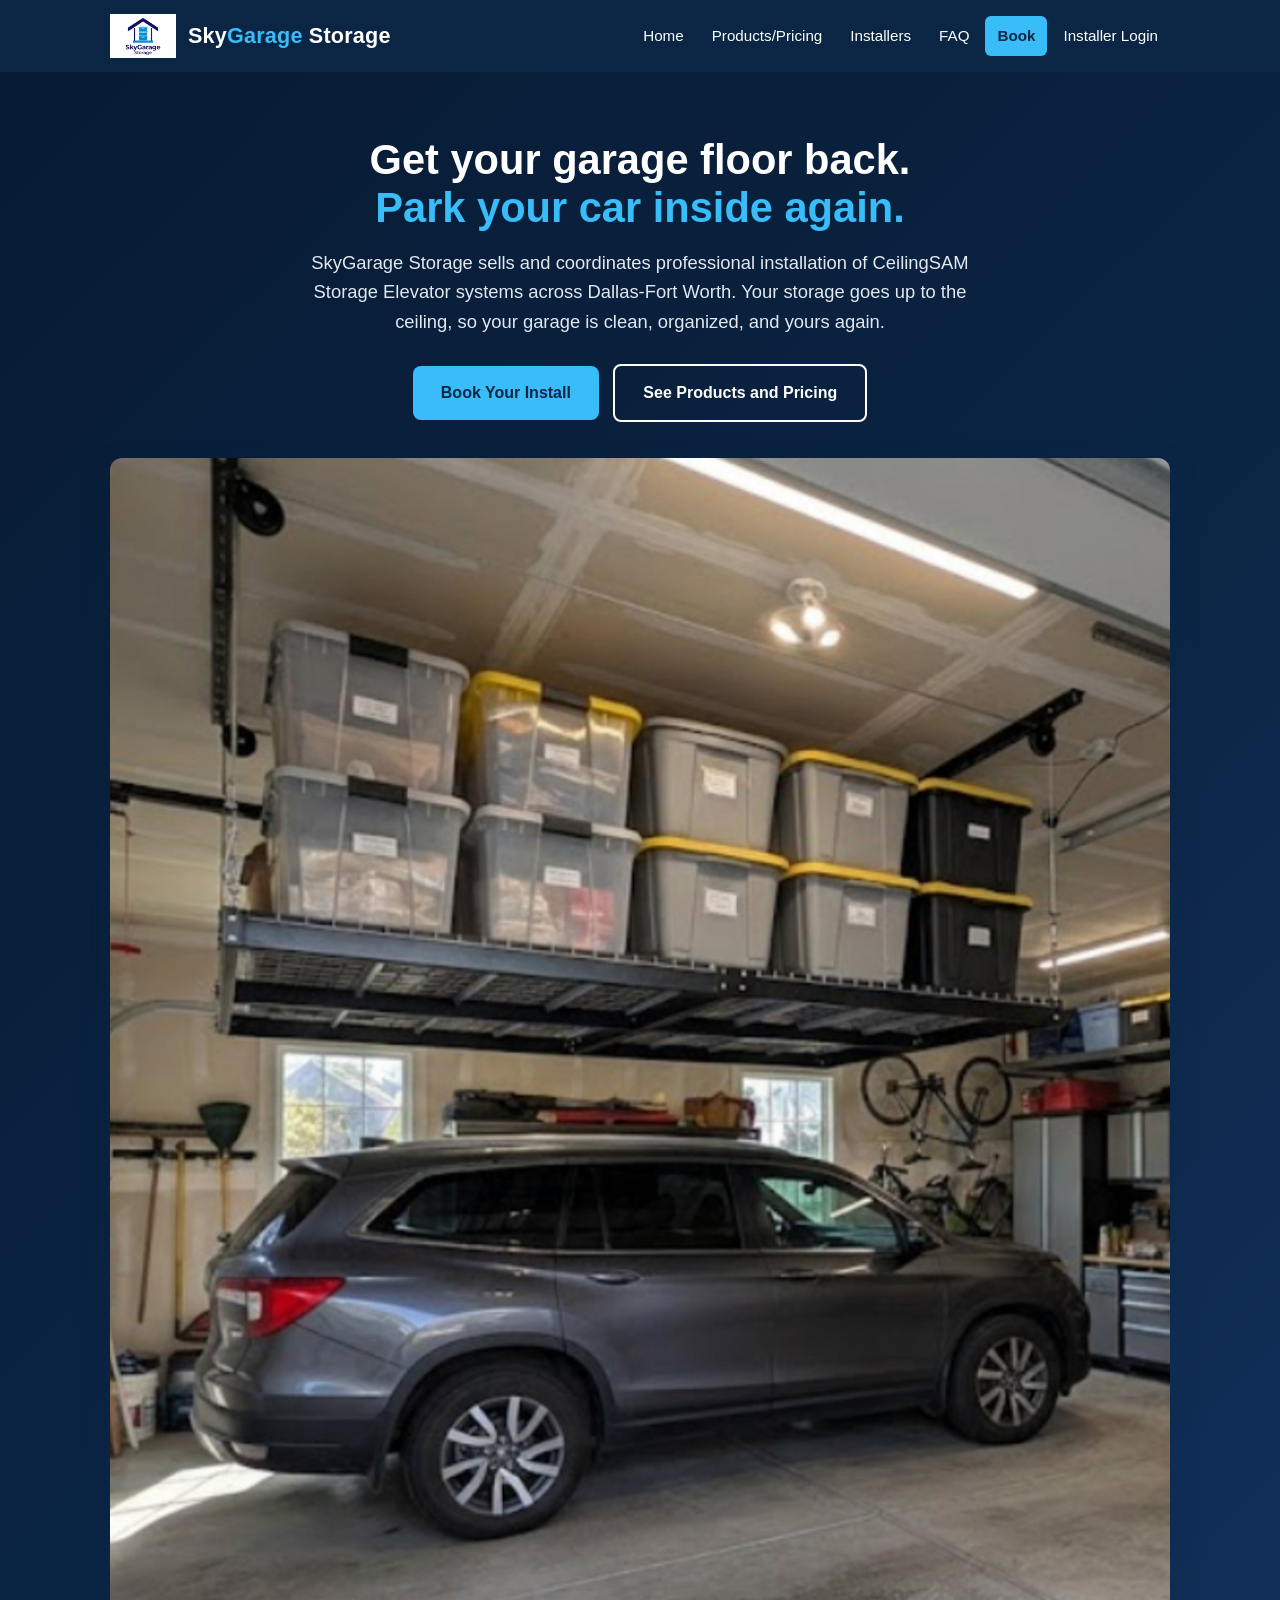
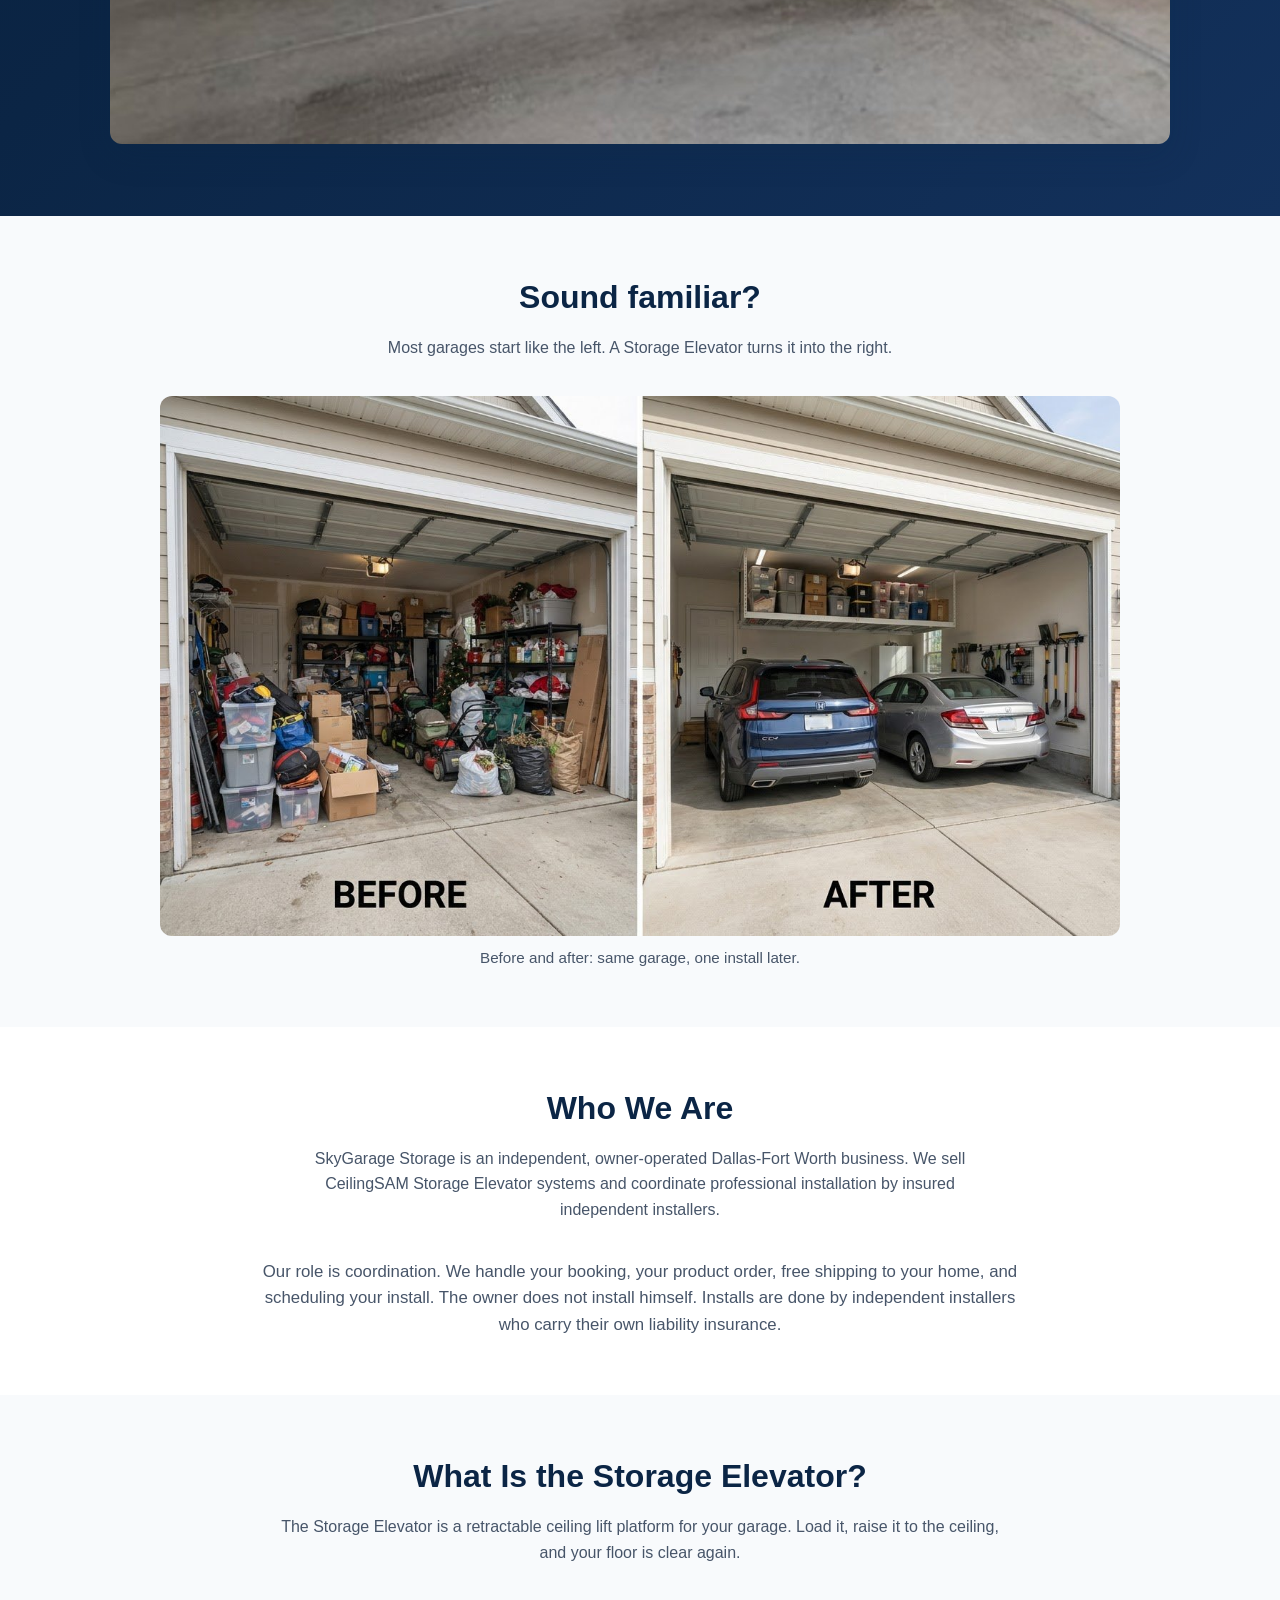
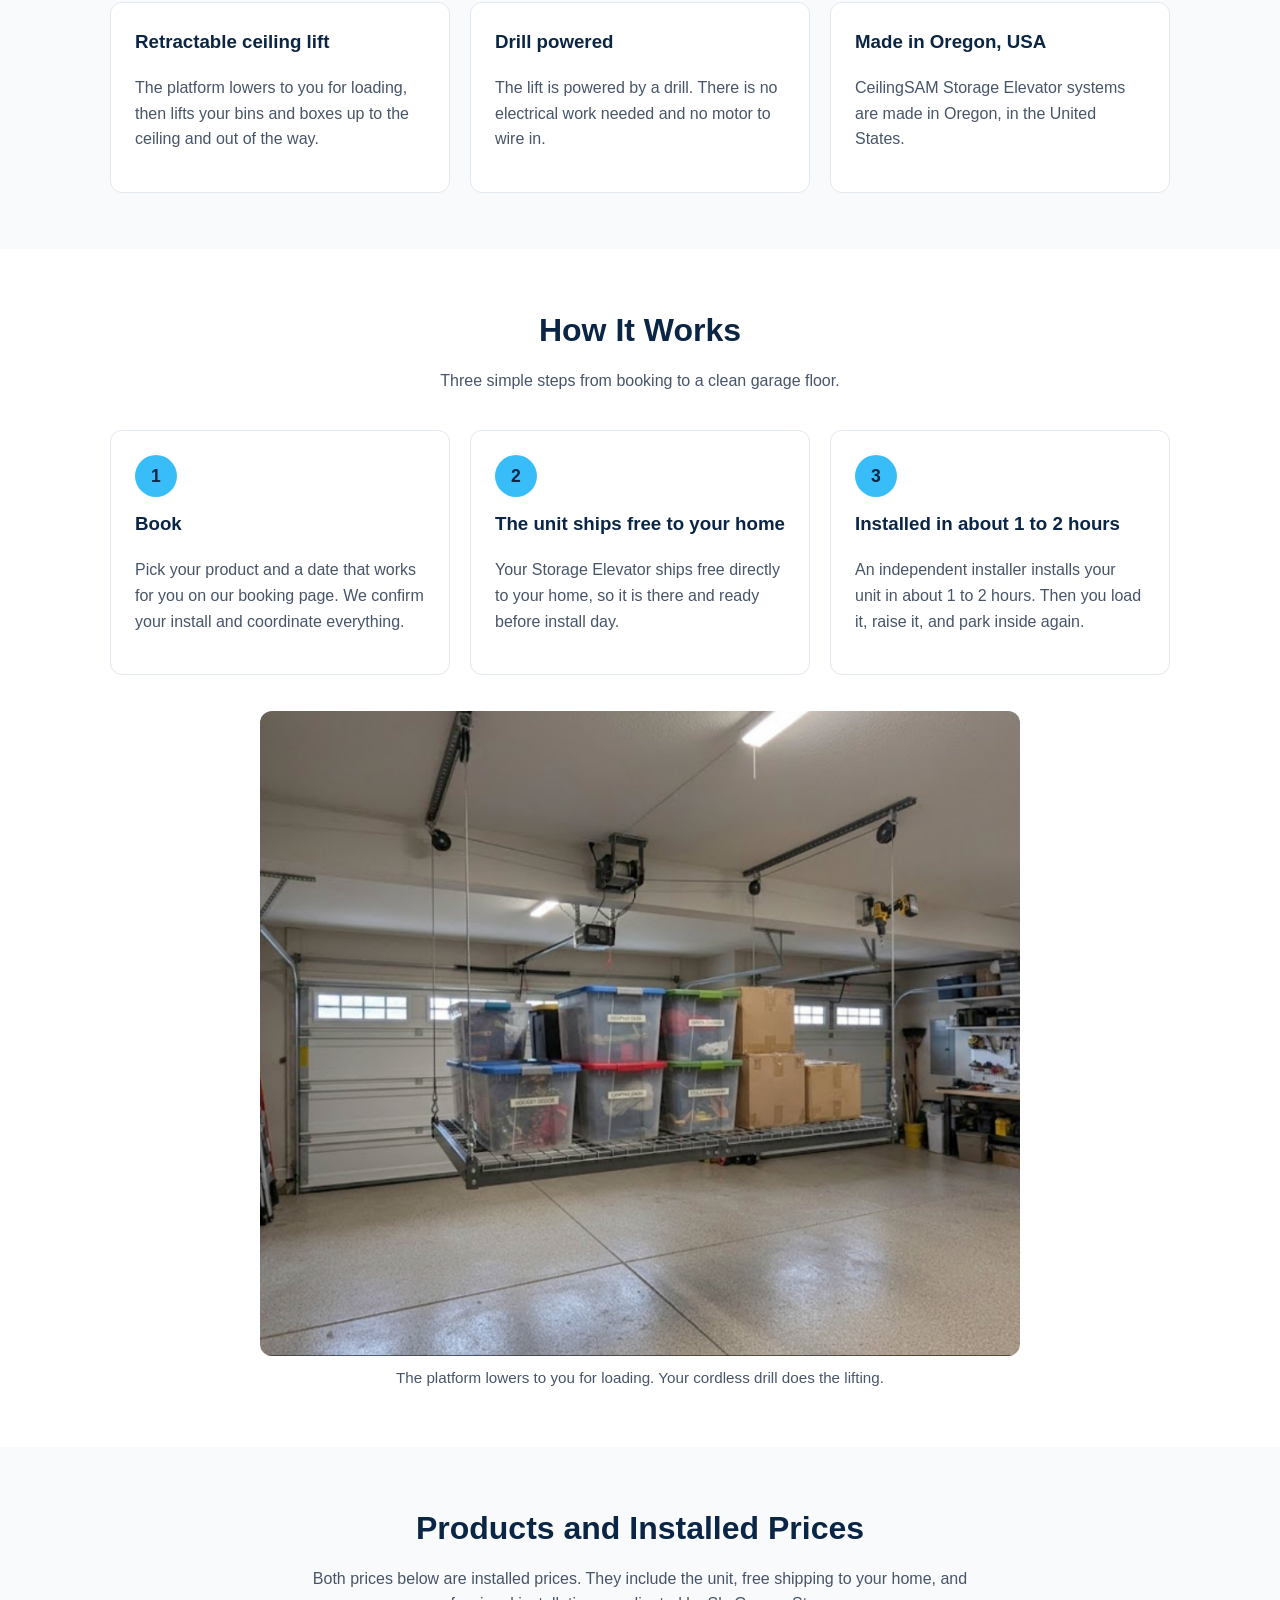
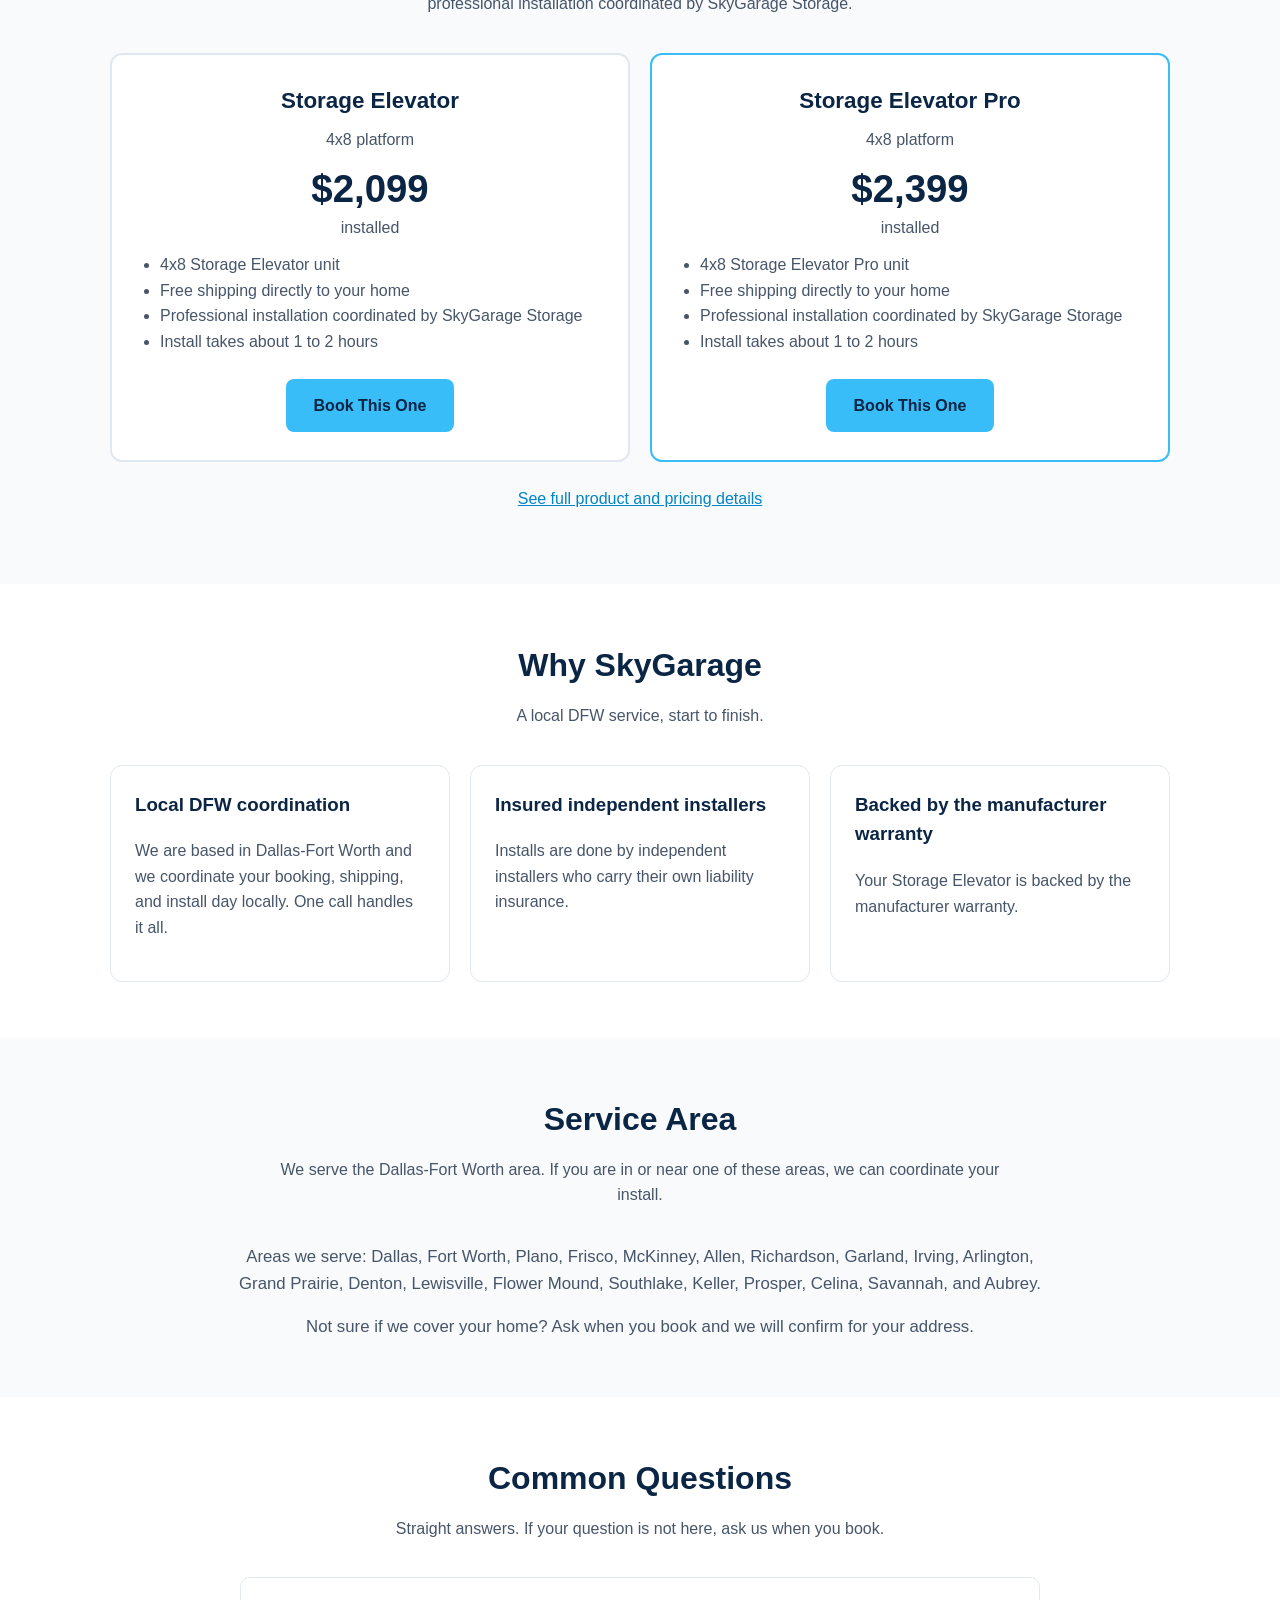
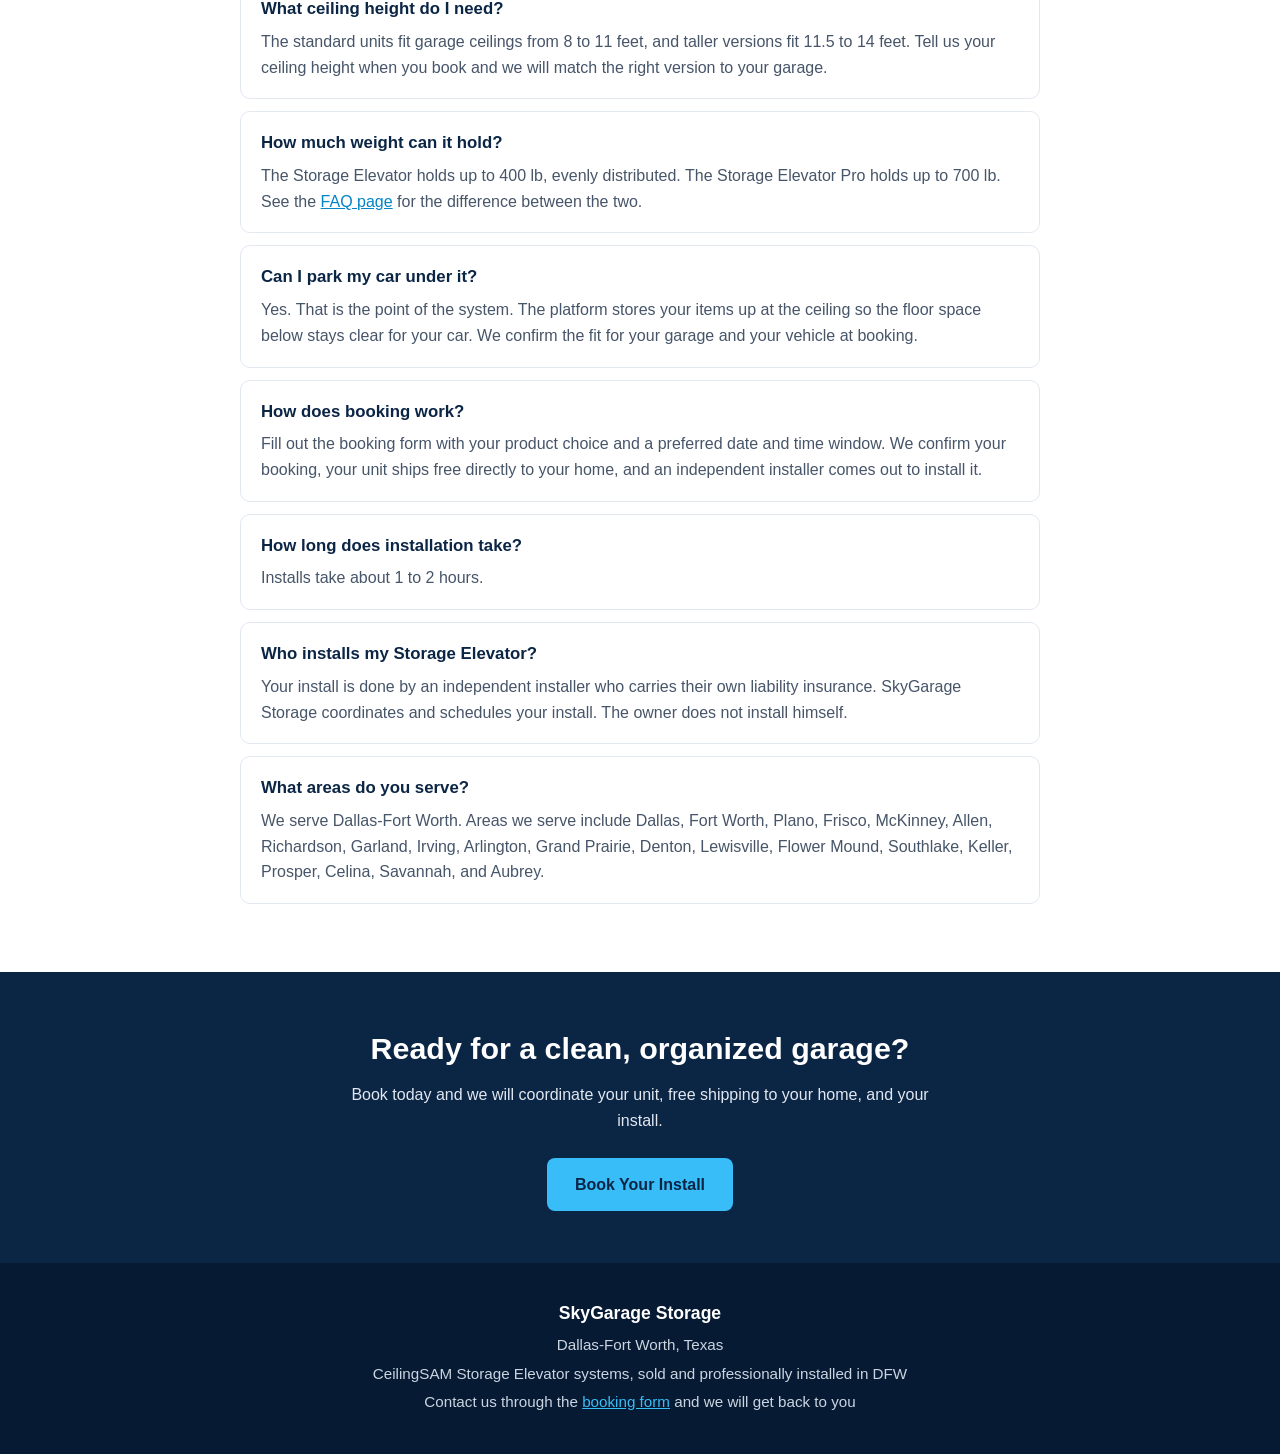
<file: index.html>
<!DOCTYPE html>
<html lang="en">
<head>
<meta charset="UTF-8">
<meta name="viewport" content="width=device-width, initial-scale=1.0">
<title>SkyGarage Storage | Overhead Garage Storage in Dallas-Fort Worth</title>
<meta name="description" content="CeilingSAM Storage Elevator systems, sold and professionally installed in DFW. Get your garage floor back and park your car inside again.">
<link rel="icon" type="image/png" href="assets/favicon.png">
<link rel="stylesheet" href="assets/style.css">
</head>
<body>

<header class="site-header">
  <div class="header-inner">
    <a class="brand" href="index.html">
      <img src="assets/logo.png" alt="SkyGarage Storage logo">
      <span class="brand-name">Sky<span>Garage</span> Storage</span>
    </a>
    <nav class="main-nav" aria-label="Main navigation">
      <a href="index.html">Home</a>
      <a href="pricing.html">Products/Pricing</a>
      <a href="installers.html">Installers</a>
      <a href="faq.html">FAQ</a>
      <a href="book.html" class="nav-cta">Book</a>
      <a href="login.html">Installer Login</a>
    </nav>
  </div>
</header>

<main>
  <section class="hero">
    <div class="container">
      <h1>Get your garage floor back.<br><span>Park your car inside again.</span></h1>
      <p>SkyGarage Storage sells and coordinates professional installation of CeilingSAM Storage Elevator systems across Dallas-Fort Worth. Your storage goes up to the ceiling, so your garage is clean, organized, and yours again.</p>
      <a class="btn" href="book.html">Book Your Install</a>
      <a class="btn btn-secondary" href="pricing.html">See Products and Pricing</a>
      <img class="site-photo hero-photo" src="assets/garage-installed.jpg" alt="Installed Storage Elevator raised at the ceiling, loaded with storage totes, with a car parked underneath">
    </div>
  </section>

  <section class="section section-alt">
    <div class="container">
      <h2>Sound familiar?</h2>
      <p class="section-intro">Most garages start like the left. A Storage Elevator turns it into the right.</p>
      <figure class="photo-card" style="max-width:960px; margin:0 auto;">
        <img class="site-photo" src="assets/garage-before-after.jpg" alt="Before and after: a cluttered garage with no room for cars, then the same garage clean with two cars parked inside and storage up on a ceiling shelf">
        <figcaption>Before and after: same garage, one install later.</figcaption>
      </figure>
    </div>
  </section>

  <section class="section">
    <div class="container">
      <h2>Who We Are</h2>
      <p class="section-intro">SkyGarage Storage is an independent, owner-operated Dallas-Fort Worth business. We sell CeilingSAM Storage Elevator systems and coordinate professional installation by insured independent installers.</p>
      <p class="lead" style="max-width:760px; margin:0 auto; text-align:center;">Our role is coordination. We handle your booking, your product order, free shipping to your home, and scheduling your install. The owner does not install himself. Installs are done by independent installers who carry their own liability insurance.</p>
    </div>
  </section>

  <section class="section section-alt">
    <div class="container">
      <h2>What Is the Storage Elevator?</h2>
      <p class="section-intro">The Storage Elevator is a retractable ceiling lift platform for your garage. Load it, raise it to the ceiling, and your floor is clear again.</p>
      <div class="grid">
        <div class="card">
          <h3>Retractable ceiling lift</h3>
          <p>The platform lowers to you for loading, then lifts your bins and boxes up to the ceiling and out of the way.</p>
        </div>
        <div class="card">
          <h3>Drill powered</h3>
          <p>The lift is powered by a drill. There is no electrical work needed and no motor to wire in.</p>
        </div>
        <div class="card">
          <h3>Made in Oregon, USA</h3>
          <p>CeilingSAM Storage Elevator systems are made in Oregon, in the United States.</p>
        </div>
      </div>
    </div>
  </section>

  <section class="section">
    <div class="container">
      <h2>How It Works</h2>
      <p class="section-intro">Three simple steps from booking to a clean garage floor.</p>
      <div class="grid">
        <div class="card">
          <span class="step-num">1</span>
          <h3>Book</h3>
          <p>Pick your product and a date that works for you on our booking page. We confirm your install and coordinate everything.</p>
        </div>
        <div class="card">
          <span class="step-num">2</span>
          <h3>The unit ships free to your home</h3>
          <p>Your Storage Elevator ships free directly to your home, so it is there and ready before install day.</p>
        </div>
        <div class="card">
          <span class="step-num">3</span>
          <h3>Installed in about 1 to 2 hours</h3>
          <p>An independent installer installs your unit in about 1 to 2 hours. Then you load it, raise it, and park inside again.</p>
        </div>
      </div>
      <figure class="photo-card" style="max-width:760px; margin:36px auto 0;">
        <img class="site-photo" src="assets/garage-loading-real.jpg" alt="Storage Elevator platform lowered to loading height, loaded with labeled totes and boxes">
        <figcaption>The platform lowers to you for loading. Your cordless drill does the lifting.</figcaption>
      </figure>
    </div>
  </section>

  <section class="section section-alt" id="products">
    <div class="container">
      <h2>Products and Installed Prices</h2>
      <p class="section-intro">Both prices below are installed prices. They include the unit, free shipping to your home, and professional installation coordinated by SkyGarage Storage.</p>
      <div class="grid">
        <div class="product-card">
          <h3>Storage Elevator</h3>
          <p class="product-size">4x8 platform</p>
          <p class="price">$2,099</p>
          <p class="price-label">installed</p>
          <ul>
            <li>4x8 Storage Elevator unit</li>
            <li>Free shipping directly to your home</li>
            <li>Professional installation coordinated by SkyGarage Storage</li>
            <li>Install takes about 1 to 2 hours</li>
          </ul>
          <a class="btn" href="book.html">Book This One</a>
        </div>
        <div class="product-card featured">
          <h3>Storage Elevator Pro</h3>
          <p class="product-size">4x8 platform</p>
          <p class="price">$2,399</p>
          <p class="price-label">installed</p>
          <ul>
            <li>4x8 Storage Elevator Pro unit</li>
            <li>Free shipping directly to your home</li>
            <li>Professional installation coordinated by SkyGarage Storage</li>
            <li>Install takes about 1 to 2 hours</li>
          </ul>
          <a class="btn" href="book.html">Book This One</a>
        </div>
      </div>
      <p style="text-align:center; margin-top:24px;"><a href="pricing.html">See full product and pricing details</a></p>
    </div>
  </section>

  <section class="section">
    <div class="container">
      <h2>Why SkyGarage</h2>
      <p class="section-intro">A local DFW service, start to finish.</p>
      <div class="grid">
        <div class="card">
          <h3>Local DFW coordination</h3>
          <p>We are based in Dallas-Fort Worth and we coordinate your booking, shipping, and install day locally. One call handles it all.</p>
        </div>
        <div class="card">
          <h3>Insured independent installers</h3>
          <p>Installs are done by independent installers who carry their own liability insurance.</p>
        </div>
        <div class="card">
          <h3>Backed by the manufacturer warranty</h3>
          <p>Your Storage Elevator is backed by the manufacturer warranty.</p>
        </div>
      </div>
    </div>
  </section>

  <section class="section section-alt" id="service-area">
    <div class="container">
      <h2>Service Area</h2>
      <p class="section-intro">We serve the Dallas-Fort Worth area. If you are in or near one of these areas, we can coordinate your install.</p>
      <p class="lead" style="max-width:820px; margin:0 auto; text-align:center;">Areas we serve: Dallas, Fort Worth, Plano, Frisco, McKinney, Allen, Richardson, Garland, Irving, Arlington, Grand Prairie, Denton, Lewisville, Flower Mound, Southlake, Keller, Prosper, Celina, Savannah, and Aubrey.</p>
      <p class="lead" style="max-width:820px; margin:16px auto 0; text-align:center;">Not sure if we cover your home? Ask when you book and we will confirm for your address.</p>
    </div>
  </section>

  <section class="section">
    <div class="container">
      <h2>Common Questions</h2>
      <p class="section-intro">Straight answers. If your question is not here, ask us when you book.</p>
      <div class="faq">
        <div class="faq-item">
          <h3>What ceiling height do I need?</h3>
          <p>The standard units fit garage ceilings from 8 to 11 feet, and taller versions fit 11.5 to 14 feet. Tell us your ceiling height when you book and we will match the right version to your garage.</p>
        </div>
        <div class="faq-item">
          <h3>How much weight can it hold?</h3>
          <p>The Storage Elevator holds up to 400 lb, evenly distributed. The Storage Elevator Pro holds up to 700 lb. See the <a href="faq.html">FAQ page</a> for the difference between the two.</p>
        </div>
        <div class="faq-item">
          <h3>Can I park my car under it?</h3>
          <p>Yes. That is the point of the system. The platform stores your items up at the ceiling so the floor space below stays clear for your car. We confirm the fit for your garage and your vehicle at booking.</p>
        </div>
        <div class="faq-item">
          <h3>How does booking work?</h3>
          <p>Fill out the booking form with your product choice and a preferred date and time window. We confirm your booking, your unit ships free directly to your home, and an independent installer comes out to install it.</p>
        </div>
        <div class="faq-item">
          <h3>How long does installation take?</h3>
          <p>Installs take about 1 to 2 hours.</p>
        </div>
        <div class="faq-item">
          <h3>Who installs my Storage Elevator?</h3>
          <p>Your install is done by an independent installer who carries their own liability insurance. SkyGarage Storage coordinates and schedules your install. The owner does not install himself.</p>
        </div>
        <div class="faq-item">
          <h3>What areas do you serve?</h3>
          <p>We serve Dallas-Fort Worth. Areas we serve include Dallas, Fort Worth, Plano, Frisco, McKinney, Allen, Richardson, Garland, Irving, Arlington, Grand Prairie, Denton, Lewisville, Flower Mound, Southlake, Keller, Prosper, Celina, Savannah, and Aubrey.</p>
        </div>
      </div>
    </div>
  </section>

  <section class="cta-band">
    <div class="container">
      <h2>Ready for a clean, organized garage?</h2>
      <p>Book today and we will coordinate your unit, free shipping to your home, and your install.</p>
      <a class="btn" href="book.html">Book Your Install</a>
    </div>
  </section>
</main>

<footer class="site-footer">
  <div class="container">
    <p class="footer-name">SkyGarage Storage</p>
    <p>Dallas-Fort Worth, Texas</p>
    <p>CeilingSAM Storage Elevator systems, sold and professionally installed in DFW</p>
    <p>Contact us through the <a href="book.html">booking form</a> and we will get back to you</p>
  </div>
</footer>

</body>
</html>
</file>
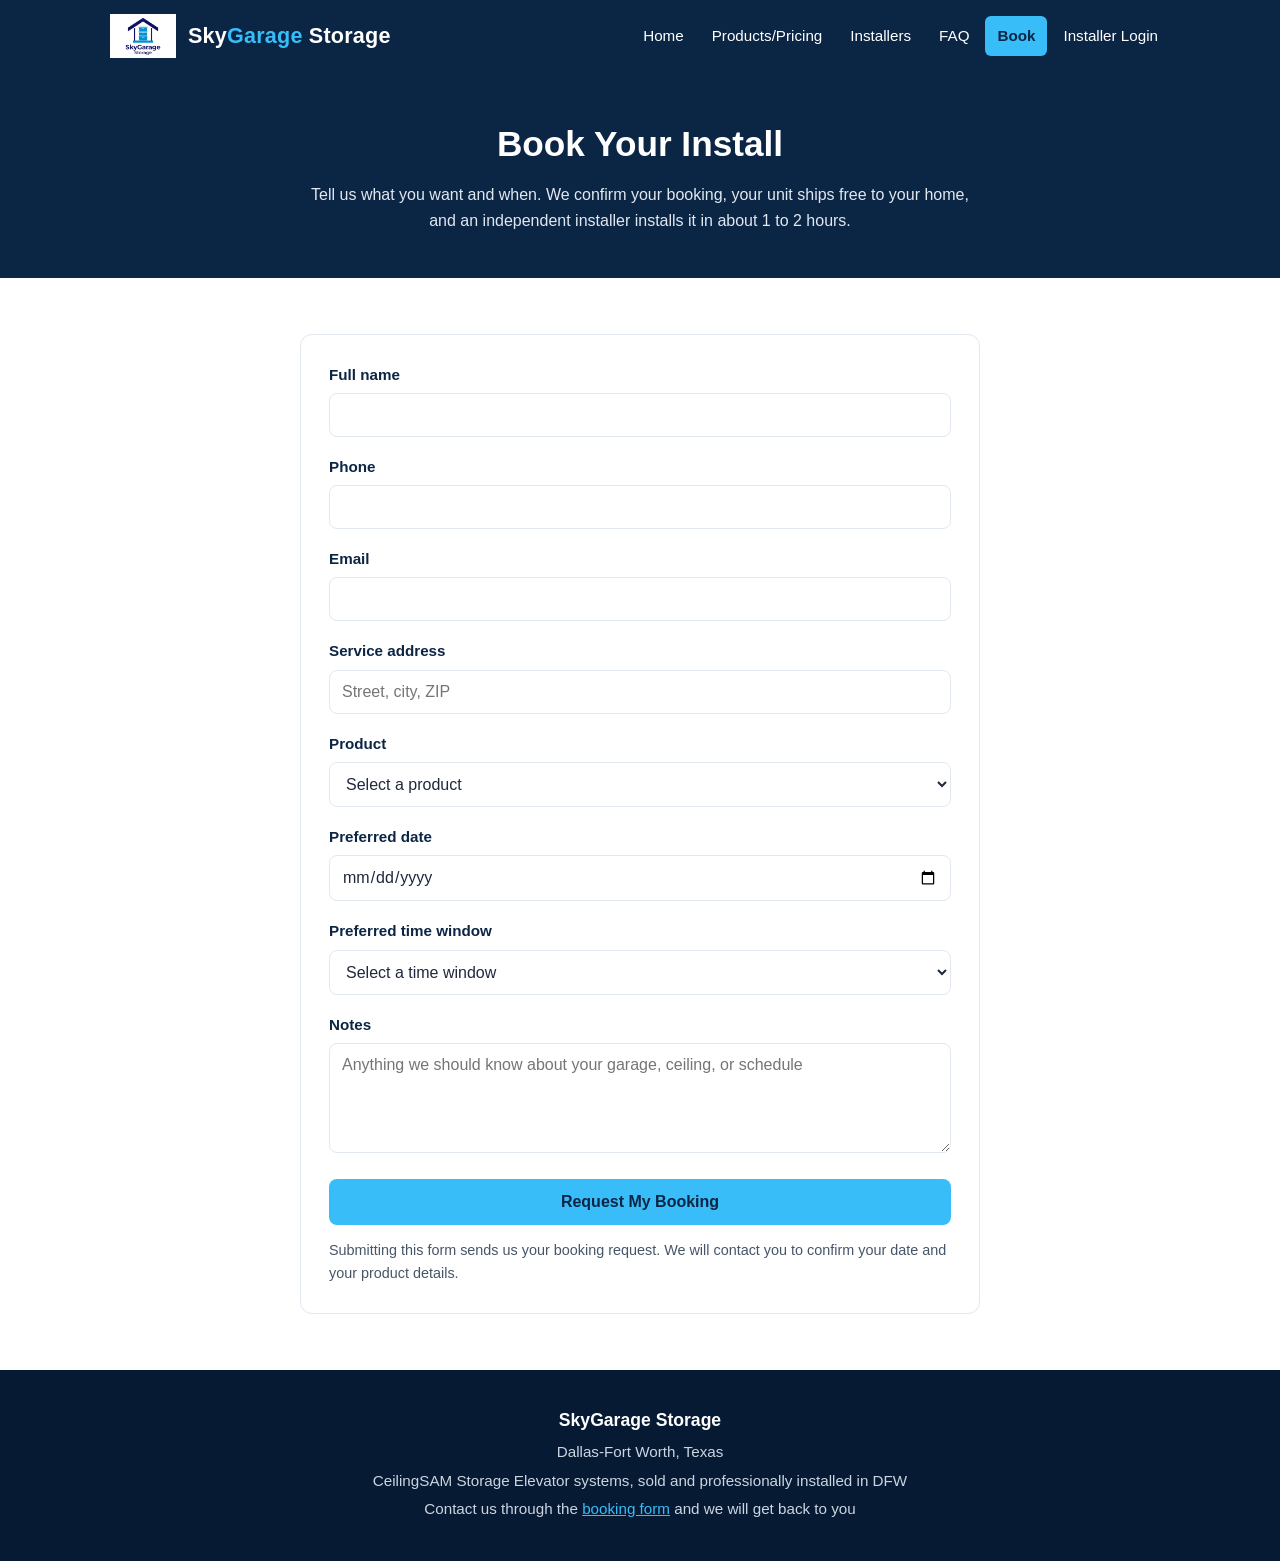
<file: book.html>
<!DOCTYPE html>
<html lang="en">
<head>
<meta charset="UTF-8">
<meta name="viewport" content="width=device-width, initial-scale=1.0">
<title>Book Your Install | SkyGarage Storage</title>
<meta name="description" content="Book a CeilingSAM Storage Elevator install in Dallas-Fort Worth. Pick your product and a preferred date.">
<link rel="icon" type="image/png" href="assets/favicon.png">
<link rel="stylesheet" href="assets/style.css">
</head>
<body>

<header class="site-header">
  <div class="header-inner">
    <a class="brand" href="index.html">
      <img src="assets/logo.png" alt="SkyGarage Storage logo">
      <span class="brand-name">Sky<span>Garage</span> Storage</span>
    </a>
    <nav class="main-nav" aria-label="Main navigation">
      <a href="index.html">Home</a>
      <a href="pricing.html">Products/Pricing</a>
      <a href="installers.html">Installers</a>
      <a href="faq.html">FAQ</a>
      <a href="book.html" class="nav-cta">Book</a>
      <a href="login.html">Installer Login</a>
    </nav>
  </div>
</header>

<main>
  <section class="page-hero">
    <div class="container">
      <h1>Book Your Install</h1>
      <p>Tell us what you want and when. We confirm your booking, your unit ships free to your home, and an independent installer installs it in about 1 to 2 hours.</p>
    </div>
  </section>

  <section class="section">
    <div class="container">
      <div class="form-wrap">
        <div class="form-card">
          <div id="formMessage" class="form-message" role="status" aria-live="polite"></div>
          <form id="bookingForm" novalidate>
            <input type="hidden" name="formType" value="booking">
            <div class="field">
              <label for="name">Full name</label>
              <input type="text" id="name" name="name" required autocomplete="name">
            </div>
            <div class="field">
              <label for="phone">Phone</label>
              <input type="tel" id="phone" name="phone" required autocomplete="tel">
            </div>
            <div class="field">
              <label for="email">Email</label>
              <input type="email" id="email" name="email" required autocomplete="email">
            </div>
            <div class="field">
              <label for="serviceAddress">Service address</label>
              <input type="text" id="serviceAddress" name="serviceAddress" required autocomplete="street-address" placeholder="Street, city, ZIP">
            </div>
            <div class="field">
              <label for="product">Product</label>
              <select id="product" name="product" required>
                <option value="">Select a product</option>
                <option value="4x8 Storage Elevator - $2,099 installed">4x8 Storage Elevator - $2,099 installed</option>
                <option value="4x8 Storage Elevator Pro - $2,399 installed">4x8 Storage Elevator Pro - $2,399 installed</option>
              </select>
            </div>
            <div class="field">
              <label for="preferredDate">Preferred date</label>
              <input type="date" id="preferredDate" name="preferredDate" required>
            </div>
            <div class="field">
              <label for="preferredTimeWindow">Preferred time window</label>
              <select id="preferredTimeWindow" name="preferredTimeWindow" required>
                <option value="">Select a time window</option>
                <option value="Morning">Morning</option>
                <option value="Afternoon">Afternoon</option>
                <option value="Evening">Evening</option>
              </select>
            </div>
            <div class="field">
              <label for="notes">Notes</label>
              <textarea id="notes" name="notes" placeholder="Anything we should know about your garage, ceiling, or schedule"></textarea>
            </div>
            <button type="submit" class="btn" style="width:100%;">Request My Booking</button>
            <p style="color: var(--gray-600); font-size:0.9rem; margin-bottom:0;">Submitting this form sends us your booking request. We will contact you to confirm your date and your product details.</p>
          </form>
        </div>
      </div>
    </div>
  </section>
</main>

<footer class="site-footer">
  <div class="container">
    <p class="footer-name">SkyGarage Storage</p>
    <p>Dallas-Fort Worth, Texas</p>
    <p>CeilingSAM Storage Elevator systems, sold and professionally installed in DFW</p>
    <p>Contact us through the <a href="book.html">booking form</a> and we will get back to you</p>
  </div>
</footer>

<script>
(function () {
  var form = document.getElementById('bookingForm');
  var message = document.getElementById('formMessage');
  form.addEventListener('submit', function (event) {
    event.preventDefault();
    message.className = 'form-message';
    message.textContent = '';
    var data = { formType: 'booking' };
    var fields = new FormData(form);
    fields.forEach(function (value, key) {
      if (key !== 'formType') data[key] = value;
    });
    if (!data.name || !data.phone || !data.email) {
      message.className = 'form-message error';
      message.textContent = 'Please fill in your name, phone, and email so we can confirm your booking.';
      message.scrollIntoView({ behavior: 'smooth', block: 'center' });
      return;
    }
    fetch('/api/submit', {
      method: 'POST',
      headers: { 'Content-Type': 'application/json' },
      body: JSON.stringify(data)
    }).then(function (res) {
      return res.json().then(function (body) { return { ok: res.ok && body.ok, body: body }; });
    }).then(function (result) {
      if (result.ok) {
        message.className = 'form-message success';
        message.textContent = 'Thank you. Your booking request was received. We will contact you to confirm your install date.';
        form.reset();
      } else {
        message.className = 'form-message error';
        message.textContent = 'Something went wrong and your booking was not sent. Please try again, or contact SkyGarage Storage directly.';
      }
      message.scrollIntoView({ behavior: 'smooth', block: 'center' });
    }).catch(function () {
      message.className = 'form-message error';
      message.textContent = 'Something went wrong and your booking was not sent. Please check your connection and try again.';
      message.scrollIntoView({ behavior: 'smooth', block: 'center' });
    });
  });
})();
</script>

</body>
</html>
</file>
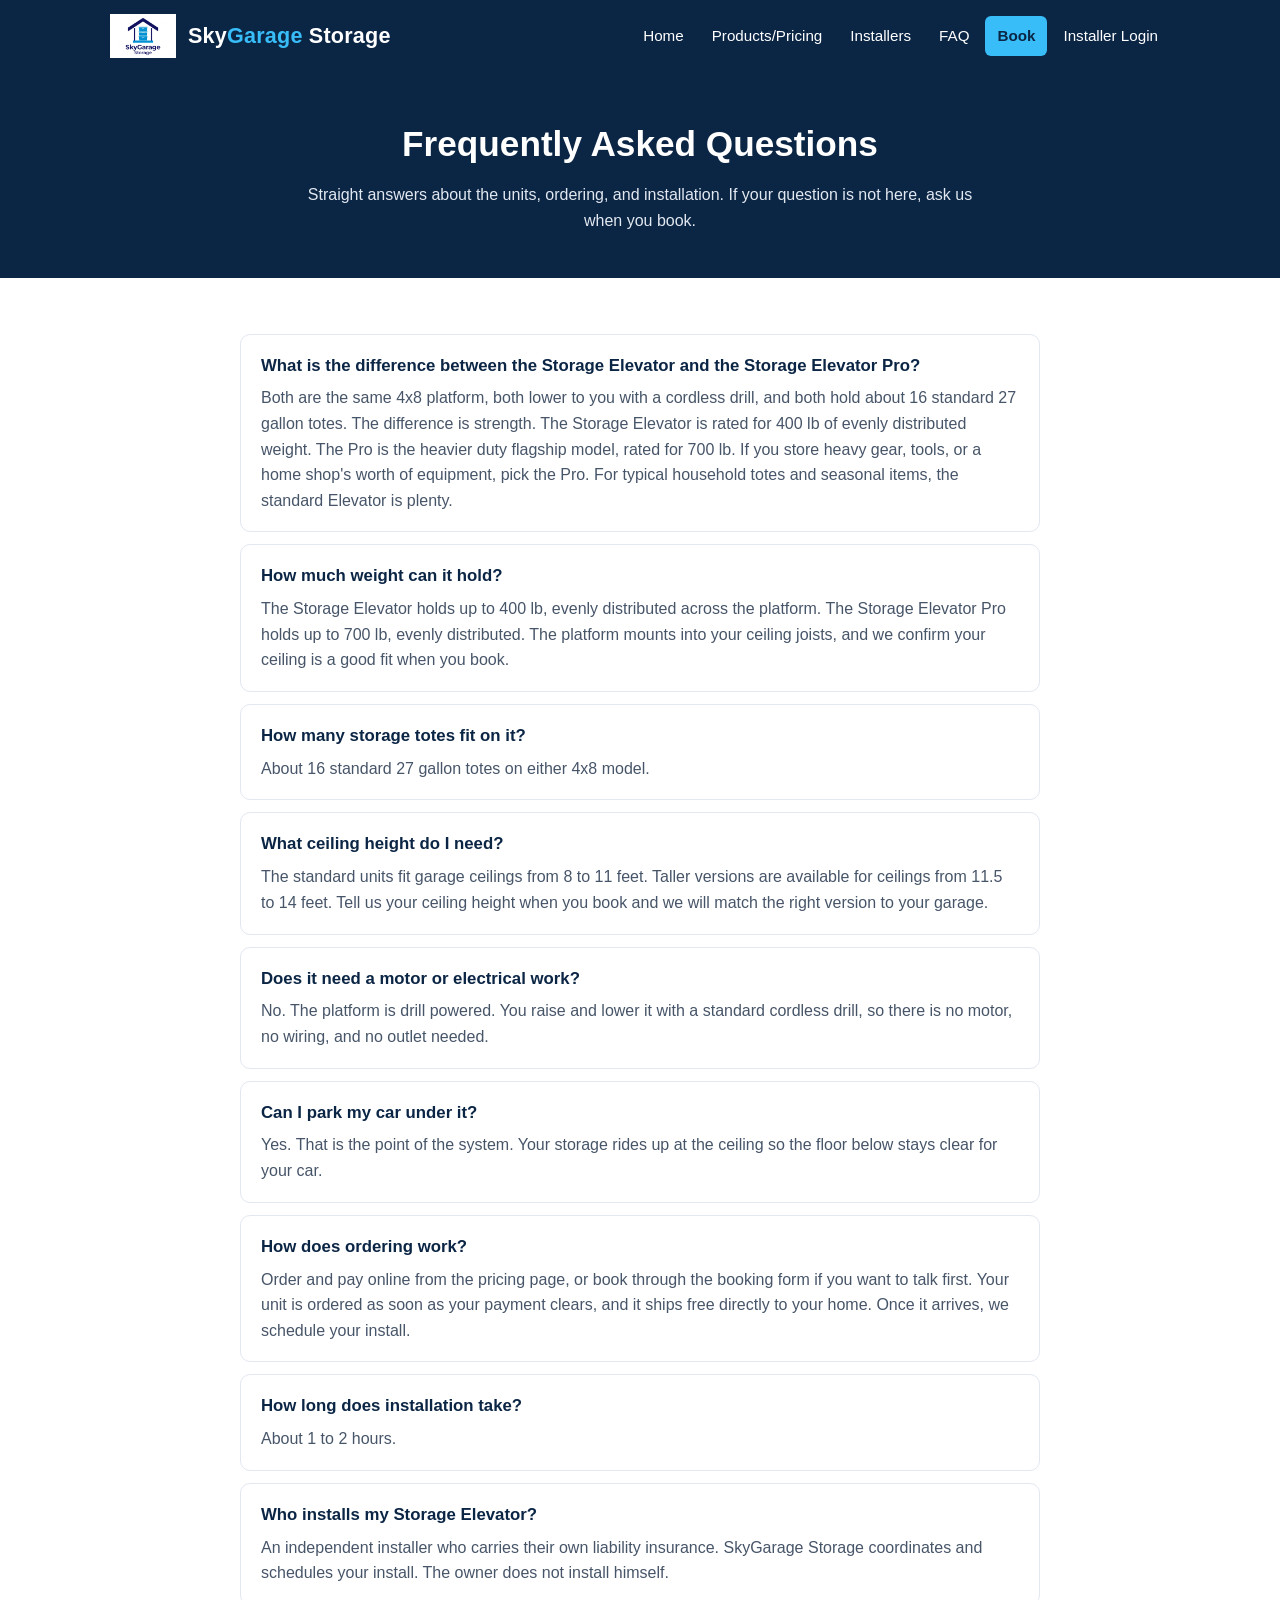
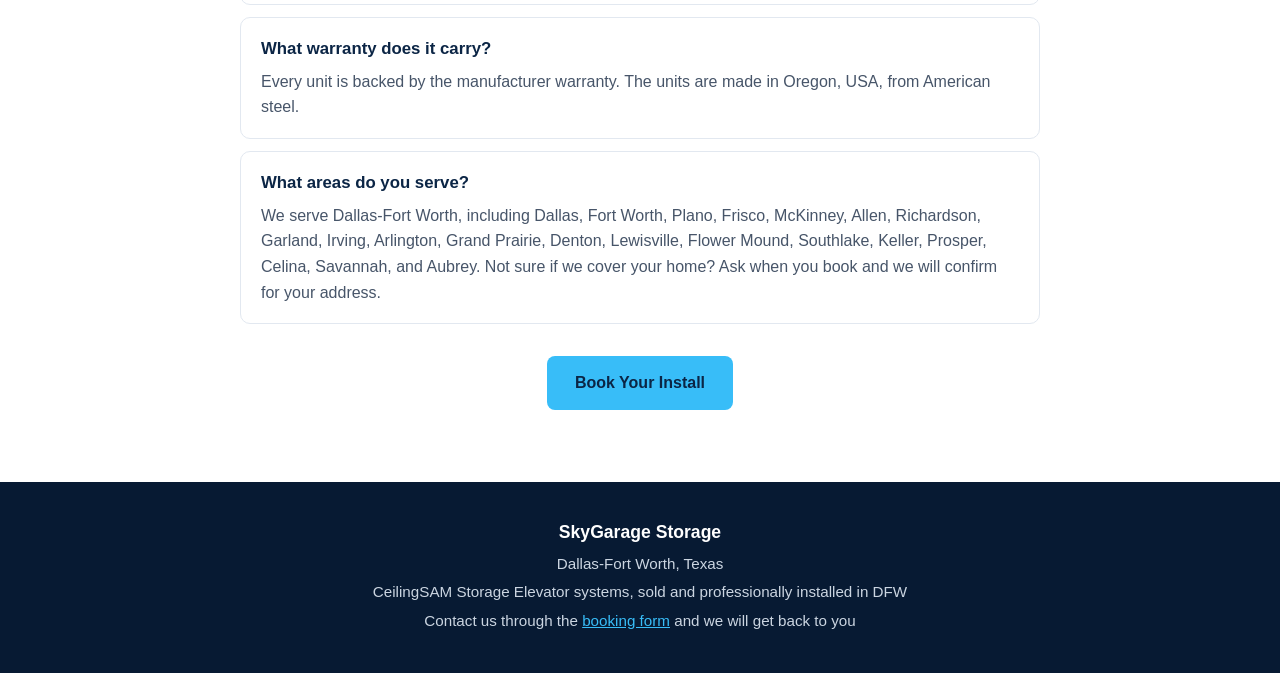
<file: faq.html>
<!DOCTYPE html>
<html lang="en">
<head>
<meta charset="UTF-8">
<meta name="viewport" content="width=device-width, initial-scale=1.0">
<title>FAQ | SkyGarage Storage</title>
<meta name="description" content="Answers about SkyGarage Storage: the difference between the Storage Elevator and the Pro, weight limits, ordering, shipping, installation, and service areas in Dallas-Fort Worth.">
<link rel="icon" type="image/png" href="assets/favicon.png">
<link rel="stylesheet" href="assets/style.css">
</head>
<body>

<header class="site-header">
  <div class="header-inner">
    <a class="brand" href="index.html">
      <img src="assets/logo.png" alt="SkyGarage Storage logo">
      <span class="brand-name">Sky<span>Garage</span> Storage</span>
    </a>
    <nav class="main-nav" aria-label="Main navigation">
      <a href="index.html">Home</a>
      <a href="pricing.html">Products/Pricing</a>
      <a href="installers.html">Installers</a>
      <a href="faq.html">FAQ</a>
      <a href="book.html" class="nav-cta">Book</a>
      <a href="login.html">Installer Login</a>
    </nav>
  </div>
</header>

<main>
  <section class="page-hero">
    <div class="container">
      <h1>Frequently Asked Questions</h1>
      <p>Straight answers about the units, ordering, and installation. If your question is not here, ask us when you book.</p>
    </div>
  </section>

  <section class="section">
    <div class="container">
      <div class="faq">
        <div class="faq-item">
          <h3>What is the difference between the Storage Elevator and the Storage Elevator Pro?</h3>
          <p>Both are the same 4x8 platform, both lower to you with a cordless drill, and both hold about 16 standard 27 gallon totes. The difference is strength. The Storage Elevator is rated for 400 lb of evenly distributed weight. The Pro is the heavier duty flagship model, rated for 700 lb. If you store heavy gear, tools, or a home shop's worth of equipment, pick the Pro. For typical household totes and seasonal items, the standard Elevator is plenty.</p>
        </div>
        <div class="faq-item">
          <h3>How much weight can it hold?</h3>
          <p>The Storage Elevator holds up to 400 lb, evenly distributed across the platform. The Storage Elevator Pro holds up to 700 lb, evenly distributed. The platform mounts into your ceiling joists, and we confirm your ceiling is a good fit when you book.</p>
        </div>
        <div class="faq-item">
          <h3>How many storage totes fit on it?</h3>
          <p>About 16 standard 27 gallon totes on either 4x8 model.</p>
        </div>
        <div class="faq-item">
          <h3>What ceiling height do I need?</h3>
          <p>The standard units fit garage ceilings from 8 to 11 feet. Taller versions are available for ceilings from 11.5 to 14 feet. Tell us your ceiling height when you book and we will match the right version to your garage.</p>
        </div>
        <div class="faq-item">
          <h3>Does it need a motor or electrical work?</h3>
          <p>No. The platform is drill powered. You raise and lower it with a standard cordless drill, so there is no motor, no wiring, and no outlet needed.</p>
        </div>
        <div class="faq-item">
          <h3>Can I park my car under it?</h3>
          <p>Yes. That is the point of the system. Your storage rides up at the ceiling so the floor below stays clear for your car.</p>
        </div>
        <div class="faq-item">
          <h3>How does ordering work?</h3>
          <p>Order and pay online from the pricing page, or book through the booking form if you want to talk first. Your unit is ordered as soon as your payment clears, and it ships free directly to your home. Once it arrives, we schedule your install.</p>
        </div>
        <div class="faq-item">
          <h3>How long does installation take?</h3>
          <p>About 1 to 2 hours.</p>
        </div>
        <div class="faq-item">
          <h3>Who installs my Storage Elevator?</h3>
          <p>An independent installer who carries their own liability insurance. SkyGarage Storage coordinates and schedules your install. The owner does not install himself.</p>
        </div>
        <div class="faq-item">
          <h3>What warranty does it carry?</h3>
          <p>Every unit is backed by the manufacturer warranty. The units are made in Oregon, USA, from American steel.</p>
        </div>
        <div class="faq-item">
          <h3>What areas do you serve?</h3>
          <p>We serve Dallas-Fort Worth, including Dallas, Fort Worth, Plano, Frisco, McKinney, Allen, Richardson, Garland, Irving, Arlington, Grand Prairie, Denton, Lewisville, Flower Mound, Southlake, Keller, Prosper, Celina, Savannah, and Aubrey. Not sure if we cover your home? Ask when you book and we will confirm for your address.</p>
        </div>
      </div>
      <p style="text-align:center; margin-top:32px;"><a class="btn" href="book.html">Book Your Install</a></p>
    </div>
  </section>
</main>

<footer class="site-footer">
  <div class="container">
    <p class="footer-name">SkyGarage Storage</p>
    <p>Dallas-Fort Worth, Texas</p>
    <p>CeilingSAM Storage Elevator systems, sold and professionally installed in DFW</p>
    <p>Contact us through the <a href="book.html">booking form</a> and we will get back to you</p>
  </div>
</footer>

</body>
</html>
</file>
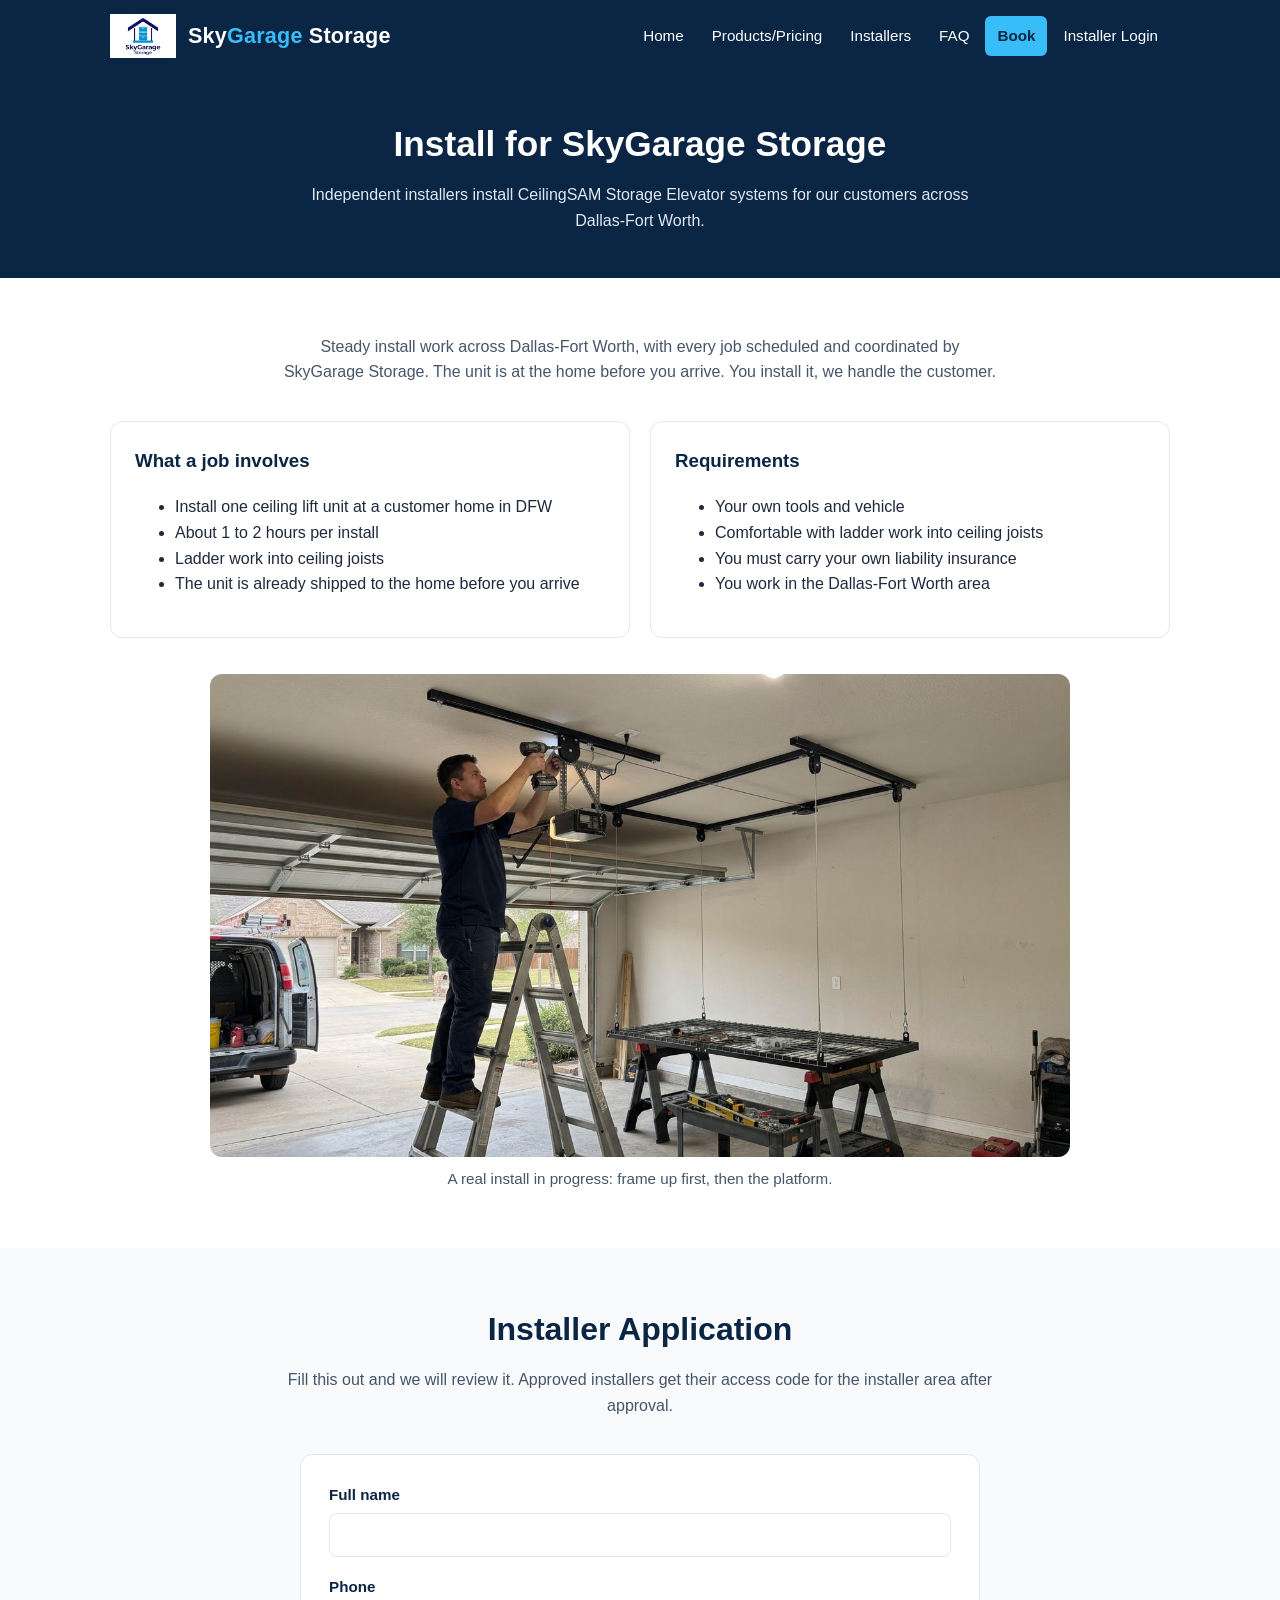
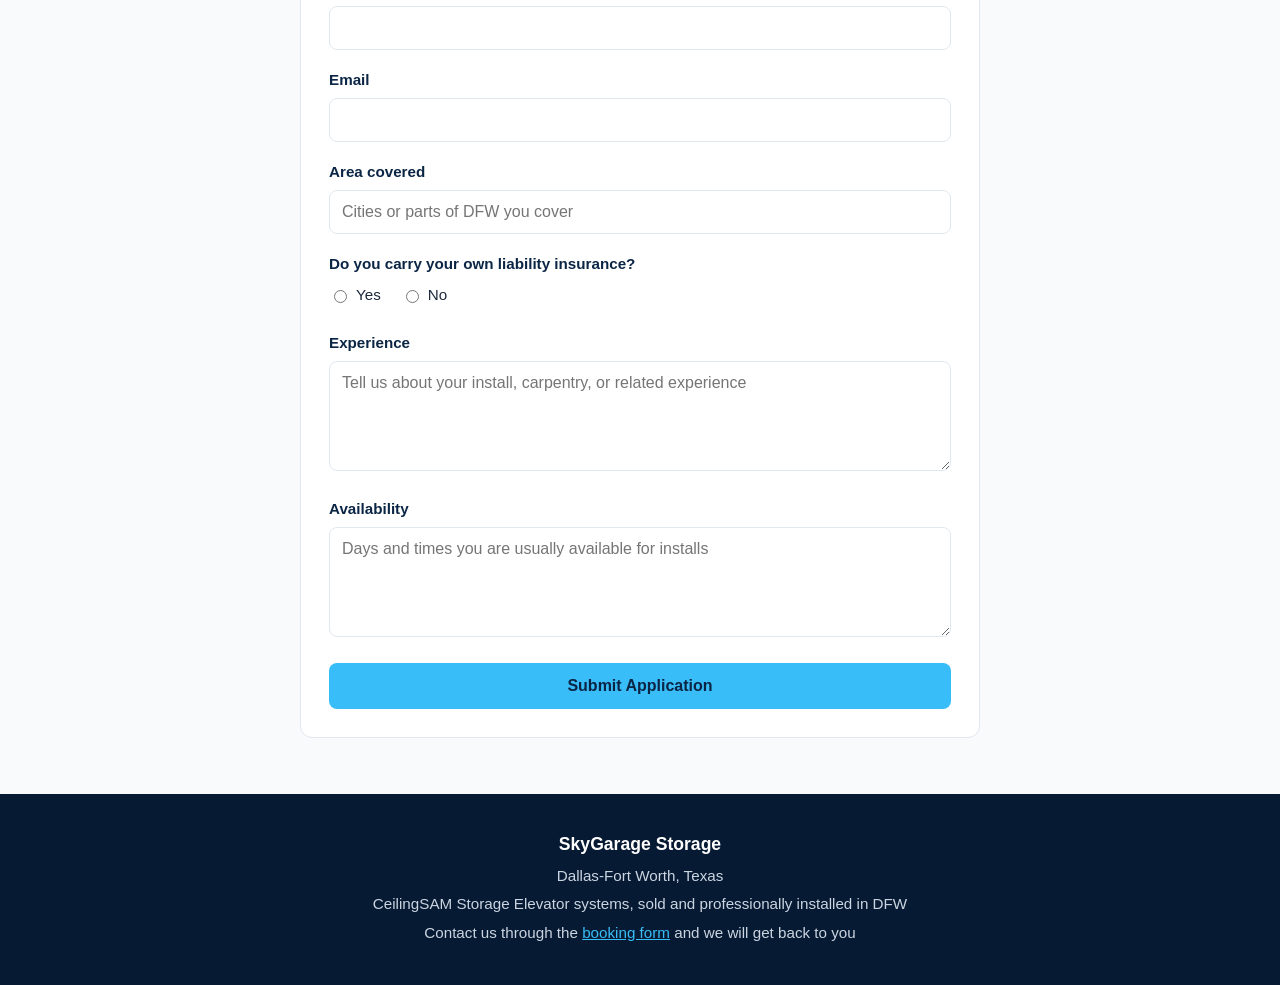
<file: installers.html>
<!DOCTYPE html>
<html lang="en">
<head>
<meta charset="UTF-8">
<meta name="viewport" content="width=device-width, initial-scale=1.0">
<title>Installers | SkyGarage Storage</title>
<meta name="description" content="Independent installers install Storage Elevator systems for SkyGarage Storage customers in Dallas-Fort Worth. Apply here.">
<link rel="icon" type="image/png" href="assets/favicon.png">
<link rel="stylesheet" href="assets/style.css">
</head>
<body>

<header class="site-header">
  <div class="header-inner">
    <a class="brand" href="index.html">
      <img src="assets/logo.png" alt="SkyGarage Storage logo">
      <span class="brand-name">Sky<span>Garage</span> Storage</span>
    </a>
    <nav class="main-nav" aria-label="Main navigation">
      <a href="index.html">Home</a>
      <a href="pricing.html">Products/Pricing</a>
      <a href="installers.html">Installers</a>
      <a href="faq.html">FAQ</a>
      <a href="book.html" class="nav-cta">Book</a>
      <a href="login.html">Installer Login</a>
    </nav>
  </div>
</header>

<main>
  <section class="page-hero">
    <div class="container">
      <h1>Install for SkyGarage Storage</h1>
      <p>Independent installers install CeilingSAM Storage Elevator systems for our customers across Dallas-Fort Worth.</p>
    </div>
  </section>

  <section class="section">
    <div class="container">
      <p class="section-intro">Steady install work across Dallas-Fort Worth, with every job scheduled and coordinated by SkyGarage Storage. The unit is at the home before you arrive. You install it, we handle the customer.</p>

      <div class="grid">
        <div class="card">
          <h3>What a job involves</h3>
          <ul>
            <li>Install one ceiling lift unit at a customer home in DFW</li>
            <li>About 1 to 2 hours per install</li>
            <li>Ladder work into ceiling joists</li>
            <li>The unit is already shipped to the home before you arrive</li>
          </ul>
        </div>
        <div class="card">
          <h3>Requirements</h3>
          <ul>
            <li>Your own tools and vehicle</li>
            <li>Comfortable with ladder work into ceiling joists</li>
            <li>You must carry your own liability insurance</li>
            <li>You work in the Dallas-Fort Worth area</li>
          </ul>
        </div>
      </div>
      <figure class="photo-card" style="max-width:860px; margin:36px auto 0;">
        <img class="site-photo" src="assets/installer-at-work.jpg" alt="Installer on a ladder mounting a Storage Elevator ceiling frame while the platform sits on sawhorses below">
        <figcaption>A real install in progress: frame up first, then the platform.</figcaption>
      </figure>
    </div>
  </section>

  <section class="section section-alt">
    <div class="container">
      <h2>Installer Application</h2>
      <p class="section-intro">Fill this out and we will review it. Approved installers get their access code for the installer area after approval.</p>
      <div class="form-wrap">
        <div class="form-card">
          <div id="formMessage" class="form-message" role="status" aria-live="polite"></div>
          <form id="installerForm" novalidate>
            <input type="hidden" name="formType" value="installer">
            <div class="field">
              <label for="name">Full name</label>
              <input type="text" id="name" name="name" required autocomplete="name">
            </div>
            <div class="field">
              <label for="phone">Phone</label>
              <input type="tel" id="phone" name="phone" required autocomplete="tel">
            </div>
            <div class="field">
              <label for="email">Email</label>
              <input type="email" id="email" name="email" required autocomplete="email">
            </div>
            <div class="field">
              <label for="areaCovered">Area covered</label>
              <input type="text" id="areaCovered" name="areaCovered" placeholder="Cities or parts of DFW you cover" required>
            </div>
            <div class="field">
              <label>Do you carry your own liability insurance?</label>
              <div class="radio-row">
                <label><input type="radio" name="hasLiabilityInsurance" value="Yes" required> Yes</label>
                <label><input type="radio" name="hasLiabilityInsurance" value="No"> No</label>
              </div>
            </div>
            <div class="field">
              <label for="experience">Experience</label>
              <textarea id="experience" name="experience" placeholder="Tell us about your install, carpentry, or related experience"></textarea>
            </div>
            <div class="field">
              <label for="availability">Availability</label>
              <textarea id="availability" name="availability" placeholder="Days and times you are usually available for installs"></textarea>
            </div>
            <button type="submit" class="btn" style="width:100%;">Submit Application</button>
          </form>
        </div>
      </div>
    </div>
  </section>
</main>

<footer class="site-footer">
  <div class="container">
    <p class="footer-name">SkyGarage Storage</p>
    <p>Dallas-Fort Worth, Texas</p>
    <p>CeilingSAM Storage Elevator systems, sold and professionally installed in DFW</p>
    <p>Contact us through the <a href="book.html">booking form</a> and we will get back to you</p>
  </div>
</footer>

<script>
(function () {
  var form = document.getElementById('installerForm');
  var message = document.getElementById('formMessage');
  form.addEventListener('submit', function (event) {
    event.preventDefault();
    message.className = 'form-message';
    message.textContent = '';
    var data = { formType: 'installer' };
    var fields = new FormData(form);
    fields.forEach(function (value, key) {
      if (key !== 'formType') data[key] = value;
    });
    if (!data.name || !data.phone || !data.email) {
      message.className = 'form-message error';
      message.textContent = 'Please fill in your name, phone, and email.';
      return;
    }
    fetch('/api/submit', {
      method: 'POST',
      headers: { 'Content-Type': 'application/json' },
      body: JSON.stringify(data)
    }).then(function (res) {
      return res.json().then(function (body) { return { ok: res.ok && body.ok, body: body }; });
    }).then(function (result) {
      if (result.ok) {
        message.className = 'form-message success';
        message.textContent = 'Thank you. Your application was received. We will review it and contact you if you are approved.';
        form.reset();
      } else {
        message.className = 'form-message error';
        message.textContent = 'Something went wrong and your application was not sent. Please try again, or contact SkyGarage Storage directly.';
      }
    }).catch(function () {
      message.className = 'form-message error';
      message.textContent = 'Something went wrong and your application was not sent. Please check your connection and try again.';
    });
  });
})();
</script>

</body>
</html>
</file>
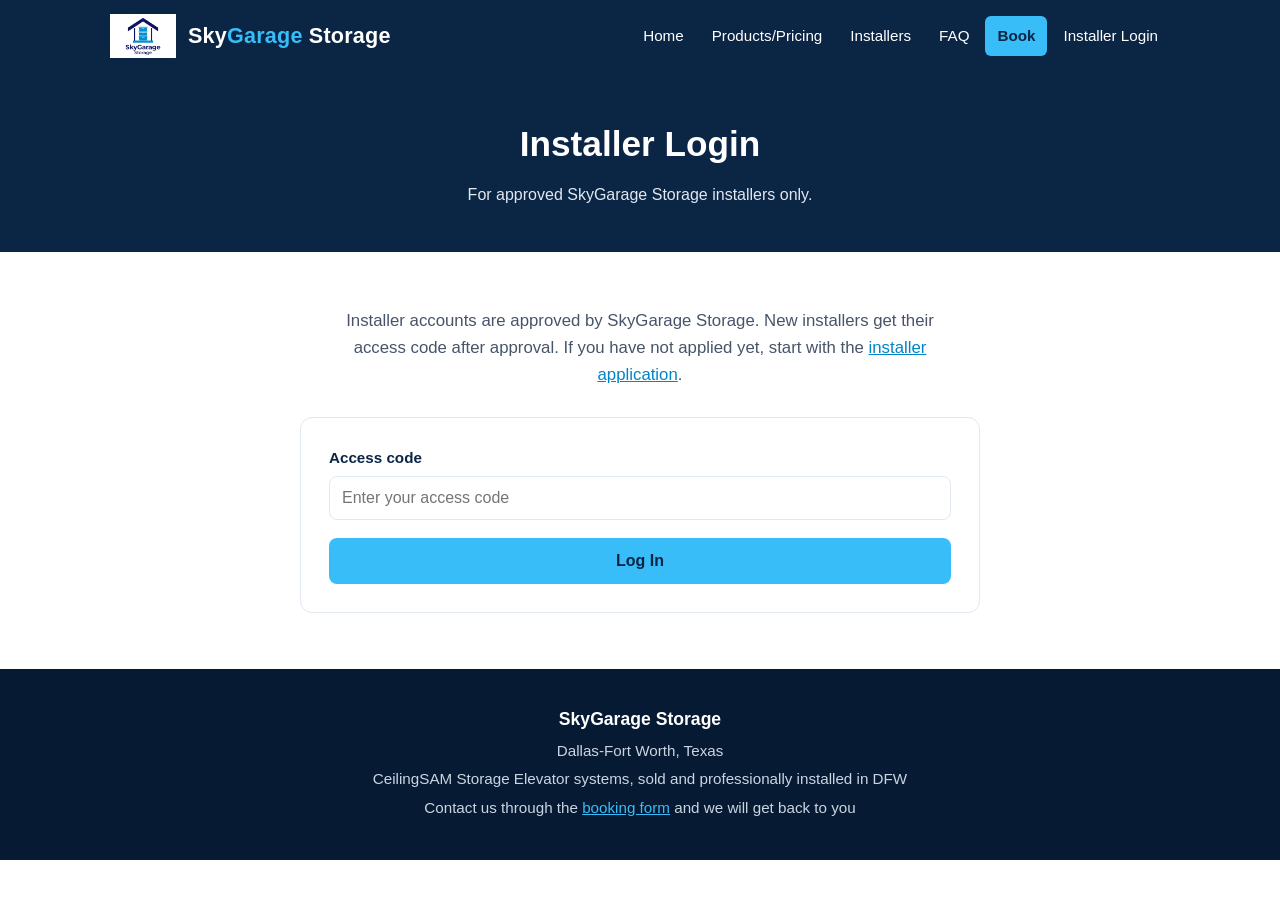
<file: login.html>
<!DOCTYPE html>
<html lang="en">
<head>
<meta charset="UTF-8">
<meta name="viewport" content="width=device-width, initial-scale=1.0">
<title>Installer Login | SkyGarage Storage</title>
<meta name="description" content="Installer login for approved SkyGarage Storage independent installers in Dallas-Fort Worth.">
<link rel="icon" type="image/png" href="assets/favicon.png">
<link rel="stylesheet" href="assets/style.css">
</head>
<body>

<header class="site-header">
  <div class="header-inner">
    <a class="brand" href="index.html">
      <img src="assets/logo.png" alt="SkyGarage Storage logo">
      <span class="brand-name">Sky<span>Garage</span> Storage</span>
    </a>
    <nav class="main-nav" aria-label="Main navigation">
      <a href="index.html">Home</a>
      <a href="pricing.html">Products/Pricing</a>
      <a href="installers.html">Installers</a>
      <a href="faq.html">FAQ</a>
      <a href="book.html" class="nav-cta">Book</a>
      <a href="login.html">Installer Login</a>
    </nav>
  </div>
</header>

<main>
  <section class="page-hero">
    <div class="container">
      <h1>Installer Login</h1>
      <p>For approved SkyGarage Storage installers only.</p>
    </div>
  </section>

  <section class="section">
    <div class="container">
      <div class="form-wrap">
        <p class="lead" style="text-align:center; max-width:600px; margin: 0 auto 28px;">Installer accounts are approved by SkyGarage Storage. New installers get their access code after approval. If you have not applied yet, start with the <a href="installers.html">installer application</a>.</p>
        <div class="form-card">
          <div id="formMessage" class="form-message" role="status" aria-live="polite"></div>
          <form id="loginForm" novalidate>
            <div class="field">
              <label for="code">Access code</label>
              <input type="password" id="code" name="code" required autocomplete="off" placeholder="Enter your access code">
            </div>
            <button type="submit" class="btn" style="width:100%;">Log In</button>
          </form>
        </div>
      </div>
    </div>
  </section>
</main>

<footer class="site-footer">
  <div class="container">
    <p class="footer-name">SkyGarage Storage</p>
    <p>Dallas-Fort Worth, Texas</p>
    <p>CeilingSAM Storage Elevator systems, sold and professionally installed in DFW</p>
    <p>Contact us through the <a href="book.html">booking form</a> and we will get back to you</p>
  </div>
</footer>

<script>
(function () {
  var form = document.getElementById('loginForm');
  var message = document.getElementById('formMessage');
  form.addEventListener('submit', function (event) {
    event.preventDefault();
    message.className = 'form-message';
    message.textContent = '';
    var code = document.getElementById('code').value.trim();
    if (!code) {
      message.className = 'form-message error';
      message.textContent = 'Please enter your access code.';
      return;
    }
    fetch('/api/verify', {
      method: 'POST',
      headers: { 'Content-Type': 'application/json' },
      body: JSON.stringify({ code: code })
    }).then(function (res) {
      return res.json().then(function (body) { return { ok: res.ok && body.ok, status: res.status }; }).catch(function () {
        return { ok: res.ok, status: res.status };
      });
    }).then(function (result) {
      if (result.ok) {
        window.location.href = '/installer-area.html';
      } else {
        message.className = 'form-message error';
        message.textContent = 'That access code did not work. Check the code and try again, or contact SkyGarage Storage.';
      }
    }).catch(function () {
      message.className = 'form-message error';
      message.textContent = 'Something went wrong. Please check your connection and try again.';
    });
  });
})();
</script>

</body>
</html>
</file>
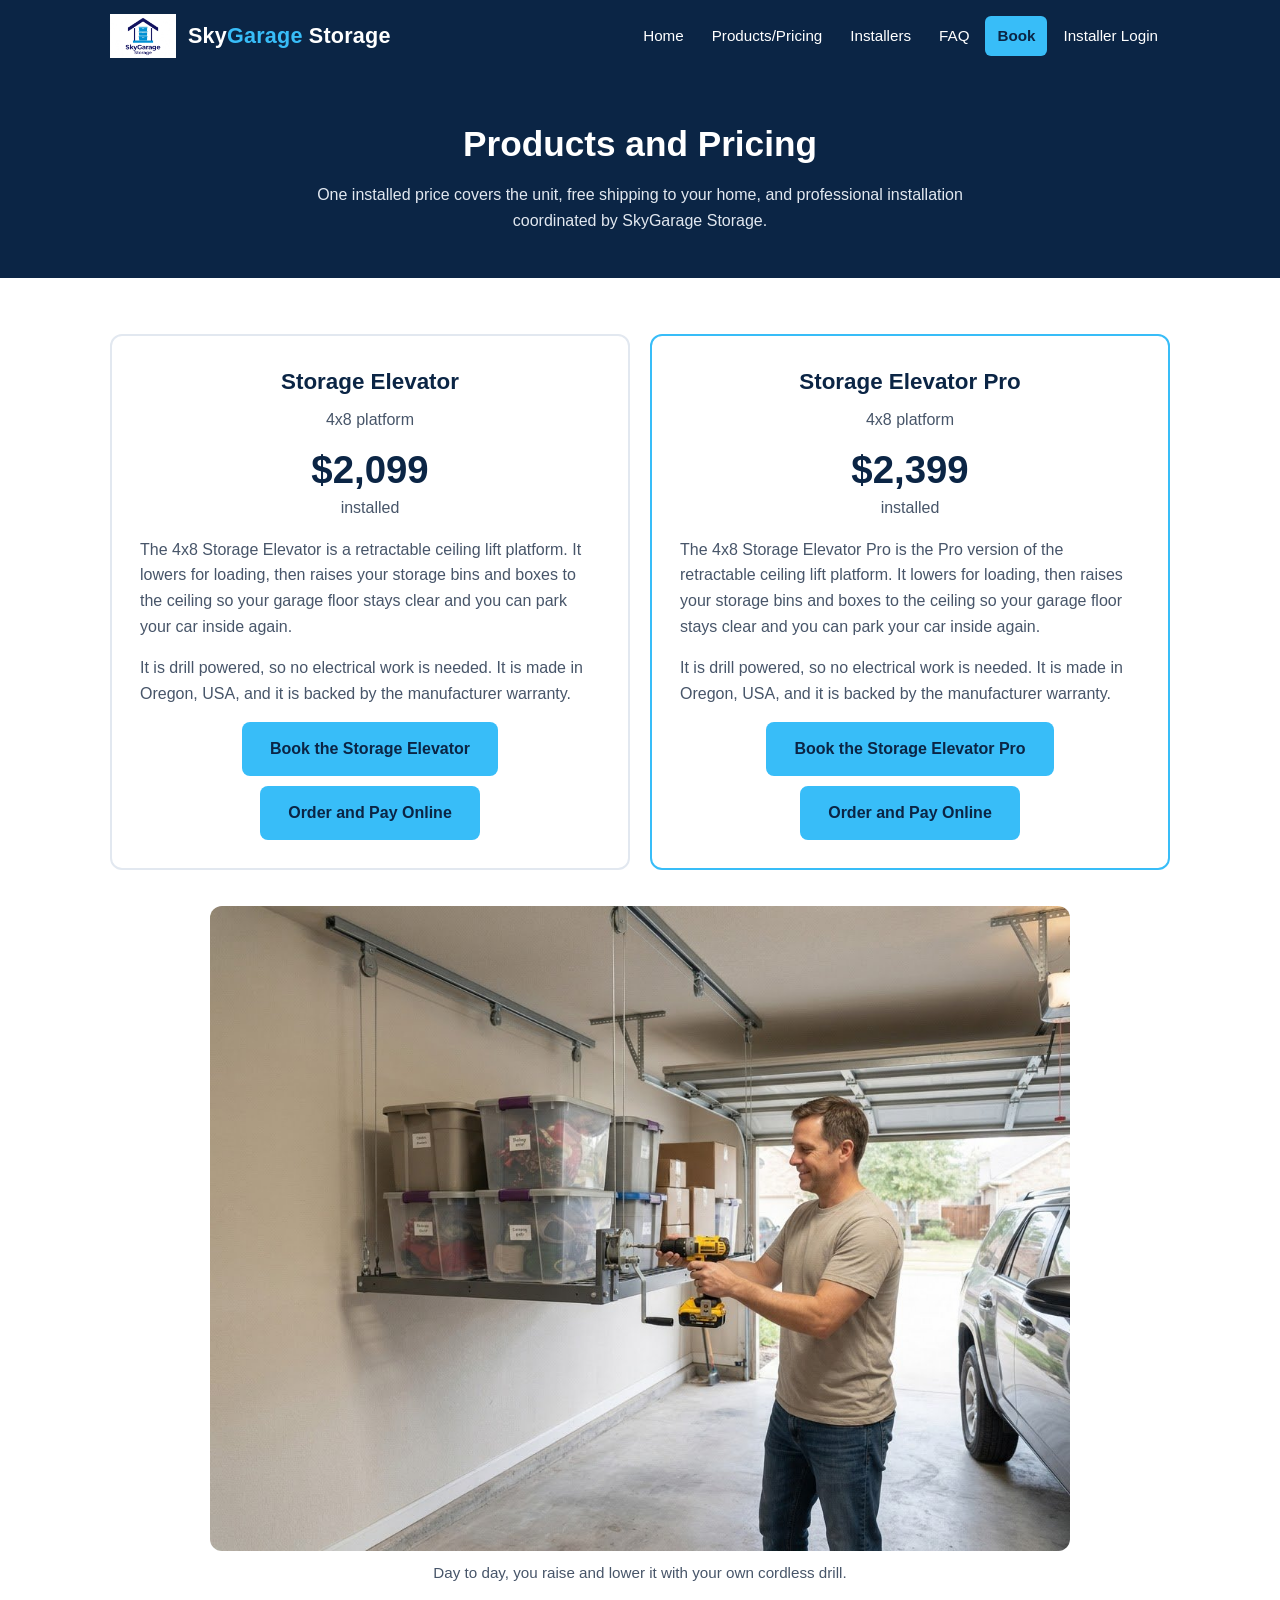
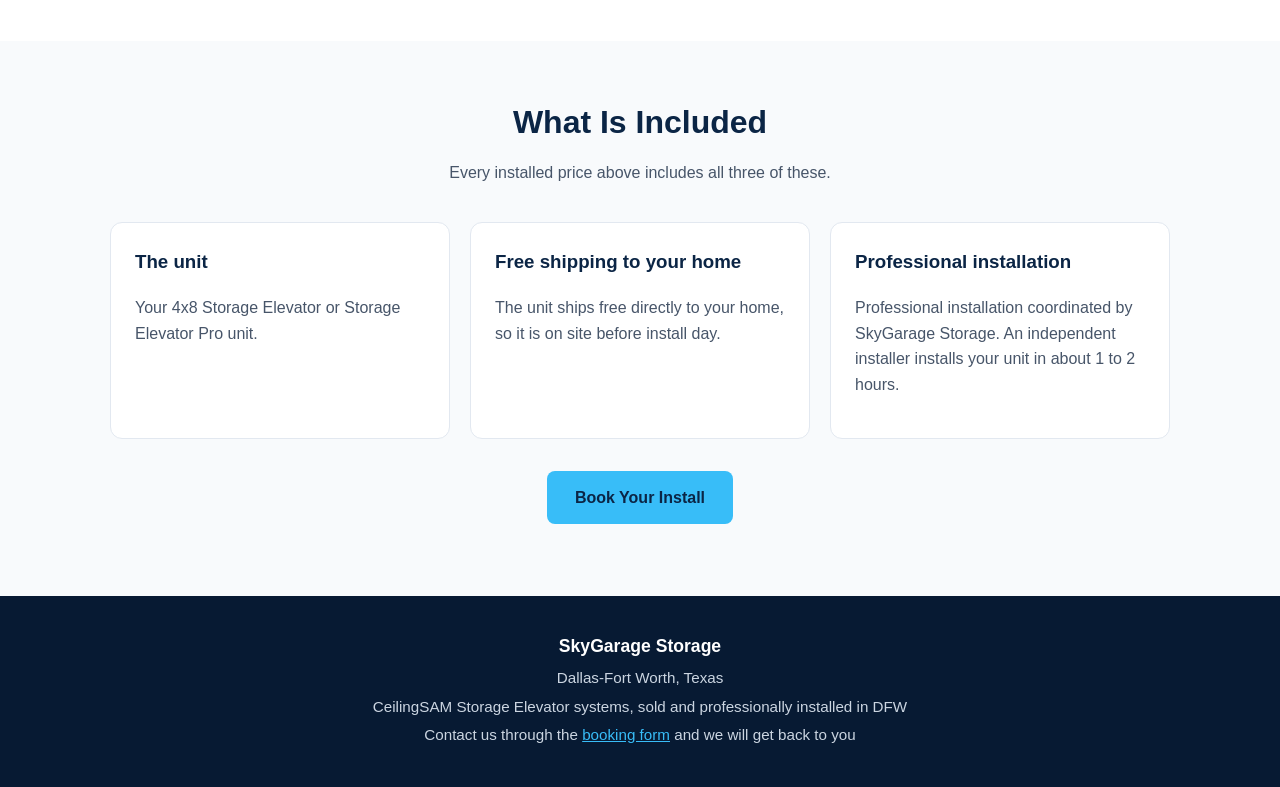
<file: pricing.html>
<!DOCTYPE html>
<html lang="en">
<head>
<meta charset="UTF-8">
<meta name="viewport" content="width=device-width, initial-scale=1.0">
<title>Products and Pricing | SkyGarage Storage</title>
<meta name="description" content="CeilingSAM Storage Elevator and Storage Elevator Pro installed prices for Dallas-Fort Worth, including the unit, free shipping, and professional installation.">
<link rel="icon" type="image/png" href="assets/favicon.png">
<link rel="stylesheet" href="assets/style.css">
</head>
<body>

<header class="site-header">
  <div class="header-inner">
    <a class="brand" href="index.html">
      <img src="assets/logo.png" alt="SkyGarage Storage logo">
      <span class="brand-name">Sky<span>Garage</span> Storage</span>
    </a>
    <nav class="main-nav" aria-label="Main navigation">
      <a href="index.html">Home</a>
      <a href="pricing.html">Products/Pricing</a>
      <a href="installers.html">Installers</a>
      <a href="faq.html">FAQ</a>
      <a href="book.html" class="nav-cta">Book</a>
      <a href="login.html">Installer Login</a>
    </nav>
  </div>
</header>

<main>
  <section class="page-hero">
    <div class="container">
      <h1>Products and Pricing</h1>
      <p>One installed price covers the unit, free shipping to your home, and professional installation coordinated by SkyGarage Storage.</p>
    </div>
  </section>

  <section class="section">
    <div class="container">
      <div class="grid">
        <div class="product-card">
          <h3>Storage Elevator</h3>
          <p class="product-size">4x8 platform</p>
          <p class="price">$2,099</p>
          <p class="price-label">installed</p>
          <p style="color: var(--gray-600); text-align:left;">The 4x8 Storage Elevator is a retractable ceiling lift platform. It lowers for loading, then raises your storage bins and boxes to the ceiling so your garage floor stays clear and you can park your car inside again.</p>
          <p style="color: var(--gray-600); text-align:left;">It is drill powered, so no electrical work is needed. It is made in Oregon, USA, and it is backed by the manufacturer warranty.</p>
          <a class="btn" href="book.html">Book the Storage Elevator</a>
          <a class="btn" href="https://buy.stripe.com/4gMbJ15Dg6F640o6Jq6c00A" style="margin-top:10px;">Order and Pay Online</a>
        </div>
        <div class="product-card featured">
          <h3>Storage Elevator Pro</h3>
          <p class="product-size">4x8 platform</p>
          <p class="price">$2,399</p>
          <p class="price-label">installed</p>
          <p style="color: var(--gray-600); text-align:left;">The 4x8 Storage Elevator Pro is the Pro version of the retractable ceiling lift platform. It lowers for loading, then raises your storage bins and boxes to the ceiling so your garage floor stays clear and you can park your car inside again.</p>
          <p style="color: var(--gray-600); text-align:left;">It is drill powered, so no electrical work is needed. It is made in Oregon, USA, and it is backed by the manufacturer warranty.</p>
          <a class="btn" href="book.html">Book the Storage Elevator Pro</a>
          <a class="btn" href="https://buy.stripe.com/6oU8wPaXA7Ja8gE0l26c00B" style="margin-top:10px;">Order and Pay Online</a>
        </div>
      </div>
      <figure class="photo-card" style="max-width:860px; margin:36px auto 0;">
        <img class="site-photo" src="assets/drill-in-use.jpg" alt="Homeowner raising a loaded Storage Elevator platform with a yellow cordless drill">
        <figcaption>Day to day, you raise and lower it with your own cordless drill.</figcaption>
      </figure>
    </div>
  </section>

  <section class="section section-alt">
    <div class="container">
      <h2>What Is Included</h2>
      <p class="section-intro">Every installed price above includes all three of these.</p>
      <div class="grid">
        <div class="card">
          <h3>The unit</h3>
          <p>Your 4x8 Storage Elevator or Storage Elevator Pro unit.</p>
        </div>
        <div class="card">
          <h3>Free shipping to your home</h3>
          <p>The unit ships free directly to your home, so it is on site before install day.</p>
        </div>
        <div class="card">
          <h3>Professional installation</h3>
          <p>Professional installation coordinated by SkyGarage Storage. An independent installer installs your unit in about 1 to 2 hours.</p>
        </div>
      </div>
      <p style="text-align:center; margin-top:32px;"><a class="btn" href="book.html">Book Your Install</a></p>
    </div>
  </section>
</main>

<footer class="site-footer">
  <div class="container">
    <p class="footer-name">SkyGarage Storage</p>
    <p>Dallas-Fort Worth, Texas</p>
    <p>CeilingSAM Storage Elevator systems, sold and professionally installed in DFW</p>
    <p>Contact us through the <a href="book.html">booking form</a> and we will get back to you</p>
  </div>
</footer>

</body>
</html>
</file>
<file: assets/style.css>
:root {
  --navy: #0B2545;
  --navy-dark: #071A33;
  --sky: #38BDF8;
  --sky-dark: #0284C7;
  --white: #ffffff;
  --gray-50: #F8FAFC;
  --gray-100: #F1F5F9;
  --gray-200: #E2E8F0;
  --gray-600: #475569;
  --gray-800: #1E293B;
  --green: #15803D;
  --red: #B91C1C;
}

* { box-sizing: border-box; }

html { scroll-behavior: smooth; }

body {
  margin: 0;
  font-family: Arial, Helvetica, sans-serif;
  color: var(--gray-800);
  background: var(--white);
  line-height: 1.6;
  font-size: 16px;
}

a { color: var(--sky-dark); }
a:hover { text-decoration: underline; }

.container {
  max-width: 1100px;
  margin: 0 auto;
  padding: 0 20px;
}

/* Header */
.site-header {
  background: var(--navy);
  color: var(--white);
  position: sticky;
  top: 0;
  z-index: 50;
}
.site-header .header-inner {
  max-width: 1100px;
  margin: 0 auto;
  padding: 14px 20px;
  display: flex;
  align-items: center;
  justify-content: space-between;
  gap: 16px;
  flex-wrap: wrap;
}
.brand {
  display: flex;
  align-items: center;
  gap: 12px;
  color: var(--white);
  text-decoration: none;
}
.brand:hover { text-decoration: none; }
.brand img {
  height: 44px;
  width: auto;
  display: block;
}
.brand-name {
  font-size: 1.35rem;
  font-weight: bold;
  letter-spacing: 0.2px;
}
.brand-name span { color: var(--sky); }
.main-nav { display: flex; flex-wrap: wrap; gap: 4px; }
.main-nav a {
  color: var(--white);
  text-decoration: none;
  padding: 8px 12px;
  border-radius: 6px;
  font-size: 0.95rem;
}
.main-nav a:hover { background: rgba(255,255,255,0.12); text-decoration: none; }
.main-nav a.nav-cta {
  background: var(--sky);
  color: var(--navy);
  font-weight: bold;
}
.main-nav a.nav-cta:hover { background: #7DD3FC; }

/* Hero */
.hero {
  background: var(--navy);
  background: linear-gradient(135deg, var(--navy-dark) 0%, var(--navy) 55%, #13315C 100%);
  color: var(--white);
  padding: 64px 0 72px;
  text-align: center;
}
.hero h1 {
  font-size: 2.6rem;
  line-height: 1.15;
  margin: 0 0 16px;
}
.hero h1 span { color: var(--sky); }
.hero p {
  font-size: 1.15rem;
  max-width: 680px;
  margin: 0 auto 28px;
  color: #E2E8F0;
}
.btn {
  display: inline-block;
  background: var(--sky);
  color: var(--navy);
  font-weight: bold;
  padding: 14px 28px;
  border-radius: 8px;
  text-decoration: none;
  border: none;
  cursor: pointer;
  font-size: 1rem;
}
.btn:hover { background: #7DD3FC; text-decoration: none; }
.btn-secondary {
  background: transparent;
  color: var(--white);
  border: 2px solid var(--white);
  margin-left: 10px;
}
.btn-secondary:hover { background: rgba(255,255,255,0.12); }

/* Sections */
.section { padding: 56px 0; }
.section-alt { background: var(--gray-50); }
.section h2 {
  font-size: 2rem;
  color: var(--navy);
  margin: 0 0 12px;
  text-align: center;
}
.section .section-intro {
  text-align: center;
  max-width: 720px;
  margin: 0 auto 36px;
  color: var(--gray-600);
}
.lead { font-size: 1.05rem; color: var(--gray-600); }

/* Cards and grids */
.grid {
  display: grid;
  grid-template-columns: repeat(auto-fit, minmax(260px, 1fr));
  gap: 20px;
}
.card {
  background: var(--white);
  border: 1px solid var(--gray-200);
  border-radius: 12px;
  padding: 24px;
}
.card h3 { color: var(--navy); margin-top: 0; }
.card p { color: var(--gray-600); }

.step-num {
  display: inline-flex;
  align-items: center;
  justify-content: center;
  width: 42px;
  height: 42px;
  border-radius: 50%;
  background: var(--sky);
  color: var(--navy);
  font-weight: bold;
  font-size: 1.1rem;
  margin-bottom: 12px;
}

/* Products */
.product-card {
  background: var(--white);
  border: 2px solid var(--gray-200);
  border-radius: 12px;
  padding: 28px;
  text-align: center;
}
.product-card.featured { border-color: var(--sky); }
.product-card h3 { color: var(--navy); font-size: 1.4rem; margin: 0 0 8px; }
.product-size { color: var(--gray-600); margin: 0 0 16px; }
.price {
  font-size: 2.4rem;
  font-weight: bold;
  color: var(--navy);
  margin: 0;
  line-height: 1.1;
}
.price-label { color: var(--gray-600); margin: 4px 0 12px; }
.reference-price { color: var(--gray-600); font-size: 0.95rem; margin: 0 0 20px; }
.product-card ul {
  text-align: left;
  margin: 0 0 24px;
  padding-left: 20px;
  color: var(--gray-600);
}

/* FAQ */
.faq { max-width: 800px; margin: 0 auto; }
.faq-item {
  border: 1px solid var(--gray-200);
  border-radius: 10px;
  padding: 18px 20px;
  margin-bottom: 12px;
  background: var(--white);
}
.faq-item h3 { margin: 0 0 6px; color: var(--navy); font-size: 1.05rem; }
.faq-item p { margin: 0; color: var(--gray-600); }

/* CTA band */
.cta-band {
  background: var(--navy);
  color: var(--white);
  text-align: center;
  padding: 52px 0;
}
.cta-band h2 { color: var(--white); margin: 0 0 10px; font-size: 1.9rem; }
.cta-band p { color: #E2E8F0; margin: 0 auto 24px; max-width: 620px; }

/* Forms */
.form-wrap { max-width: 680px; margin: 0 auto; }
.form-card {
  background: var(--white);
  border: 1px solid var(--gray-200);
  border-radius: 12px;
  padding: 28px;
}
.field { margin-bottom: 18px; }
.field label {
  display: block;
  font-weight: bold;
  color: var(--navy);
  margin-bottom: 6px;
  font-size: 0.95rem;
}
.field input,
.field select,
.field textarea {
  width: 100%;
  padding: 12px;
  border: 1px solid var(--gray-200);
  border-radius: 8px;
  font-size: 1rem;
  font-family: inherit;
  background: var(--white);
  color: var(--gray-800);
}
.field textarea { min-height: 110px; resize: vertical; }
.field input:focus,
.field select:focus,
.field textarea:focus {
  outline: 2px solid var(--sky);
  border-color: var(--sky);
}
.form-message {
  display: none;
  padding: 14px 16px;
  border-radius: 8px;
  margin-bottom: 18px;
  font-weight: bold;
}
.form-message.success {
  display: block;
  background: #F0FDF4;
  border: 1px solid #BBF7D0;
  color: var(--green);
}
.form-message.error {
  display: block;
  background: #FEF2F2;
  border: 1px solid #FECACA;
  color: var(--red);
}
.radio-row { display: flex; gap: 20px; flex-wrap: wrap; }
.radio-row label { font-weight: normal; color: var(--gray-800); display: flex; gap: 6px; align-items: center; }
.radio-row input { width: auto; }

/* Jobs */
.job-card {
  border: 1px solid var(--gray-200);
  border-radius: 10px;
  padding: 18px 20px;
  margin-bottom: 14px;
  background: var(--white);
}
.job-card h3 { margin: 0 0 8px; color: var(--navy); }
.job-card p { margin: 4px 0; color: var(--gray-600); }
.job-status {
  display: inline-block;
  background: var(--gray-100);
  color: var(--navy);
  padding: 2px 10px;
  border-radius: 999px;
  font-size: 0.85rem;
  font-weight: bold;
}

/* Footer */
.site-footer {
  background: var(--navy-dark);
  color: #CBD5E1;
  padding: 36px 0;
  text-align: center;
}
.site-footer .footer-name {
  color: var(--white);
  font-weight: bold;
  font-size: 1.1rem;
  margin: 0 0 6px;
}
.site-footer p { margin: 4px 0; font-size: 0.95rem; }
.site-footer a { color: var(--sky); }

.page-hero {
  background: var(--navy);
  color: var(--white);
  padding: 44px 0;
  text-align: center;
}
.page-hero h1 { margin: 0 0 10px; font-size: 2.2rem; }
.page-hero p { margin: 0 auto; max-width: 680px; color: #E2E8F0; }

.pay-highlight {
  background: var(--gray-100);
  border: 2px solid var(--sky);
  border-radius: 12px;
  padding: 28px;
  text-align: center;
  margin-bottom: 32px;
}
.pay-highlight .price { font-size: 2.6rem; }

@media (max-width: 640px) {
  .hero h1 { font-size: 2rem; }
  .page-hero h1 { font-size: 1.8rem; }
  .site-header .header-inner { justify-content: center; text-align: center; }
  .main-nav { justify-content: center; }
  .btn-secondary { margin-left: 0; margin-top: 10px; }
  .section { padding: 40px 0; }
}

.site-photo { width: 100%; height: auto; display: block; border-radius: 12px; }
.hero-photo { margin-top: 36px; box-shadow: 0 12px 32px rgba(11, 37, 69, 0.18); }
.photo-grid { display: grid; grid-template-columns: 1fr 1fr; gap: 24px; max-width: 1000px; margin: 0 auto; }
.photo-card { margin: 0; }
.photo-card figcaption { text-align: center; color: var(--gray-600); margin-top: 10px; font-size: 0.95rem; }
@media (max-width: 759px) { .photo-grid { grid-template-columns: 1fr; } }
</file>
